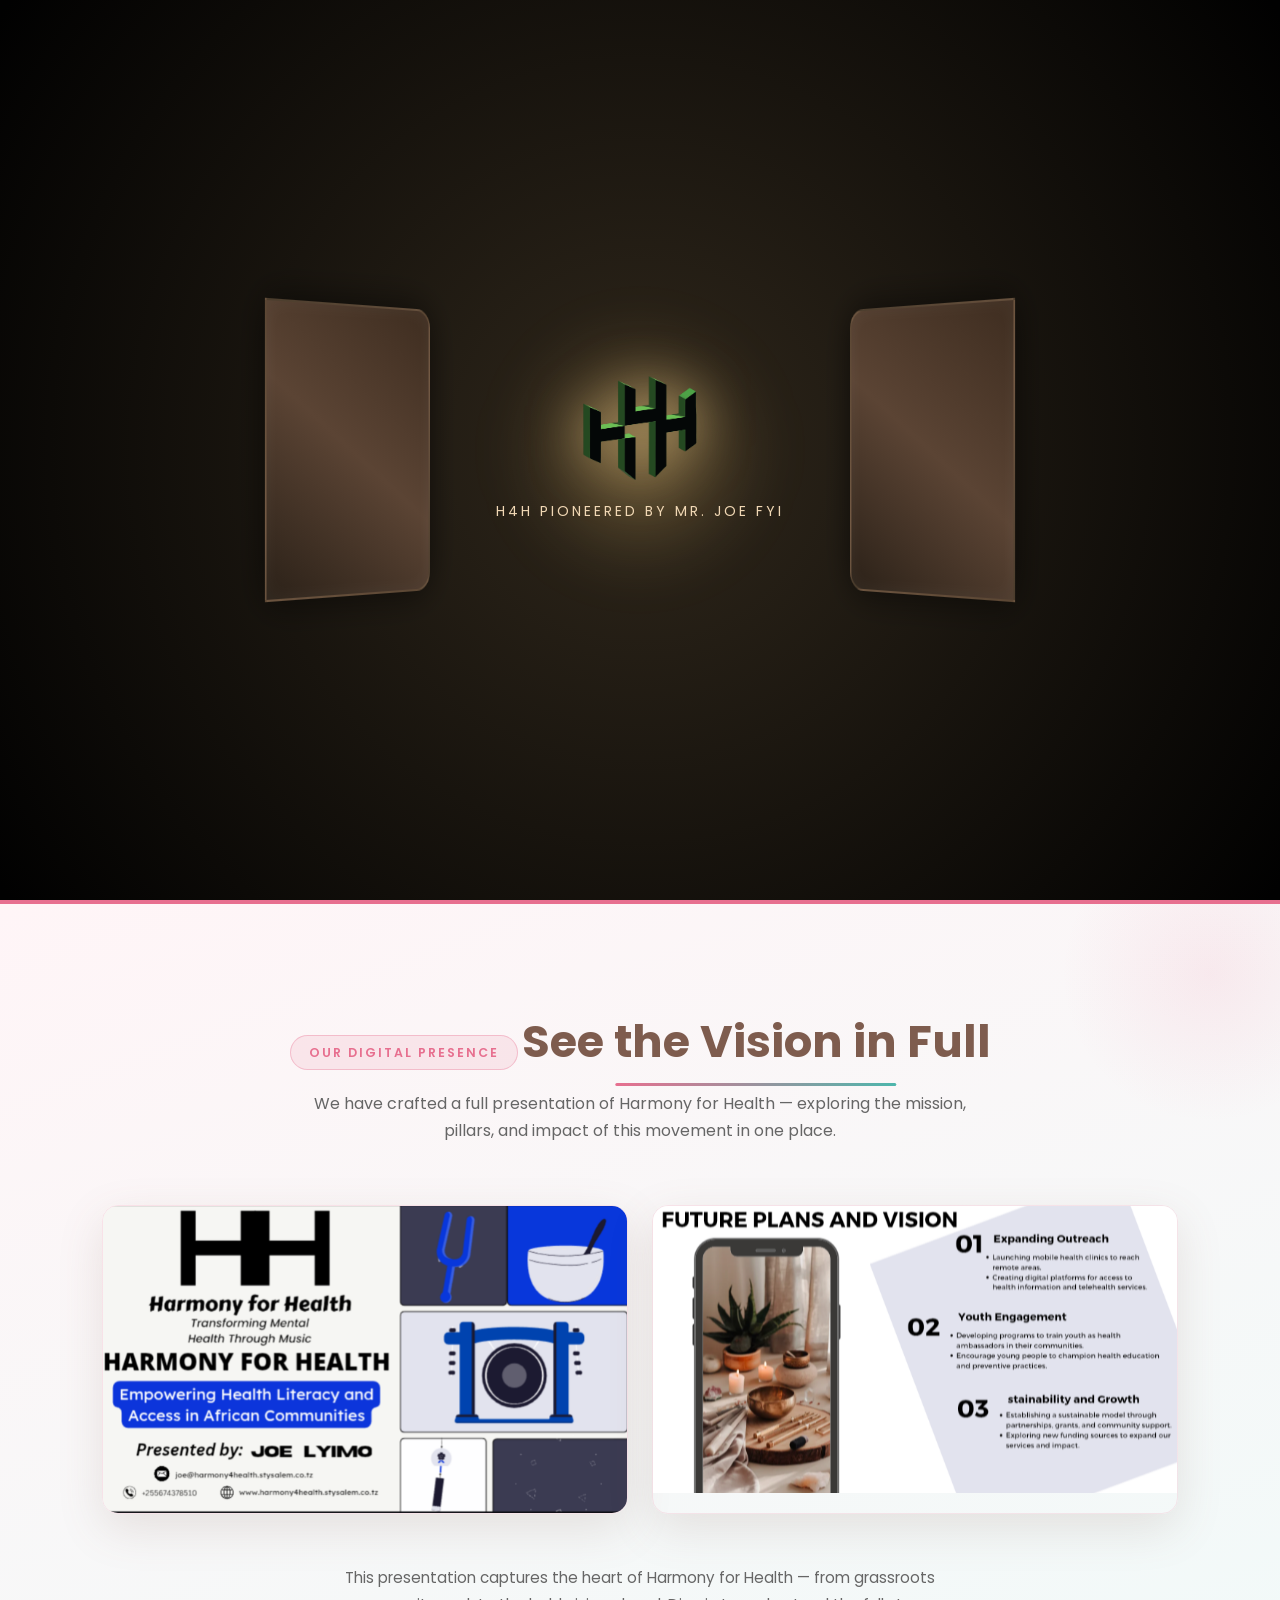
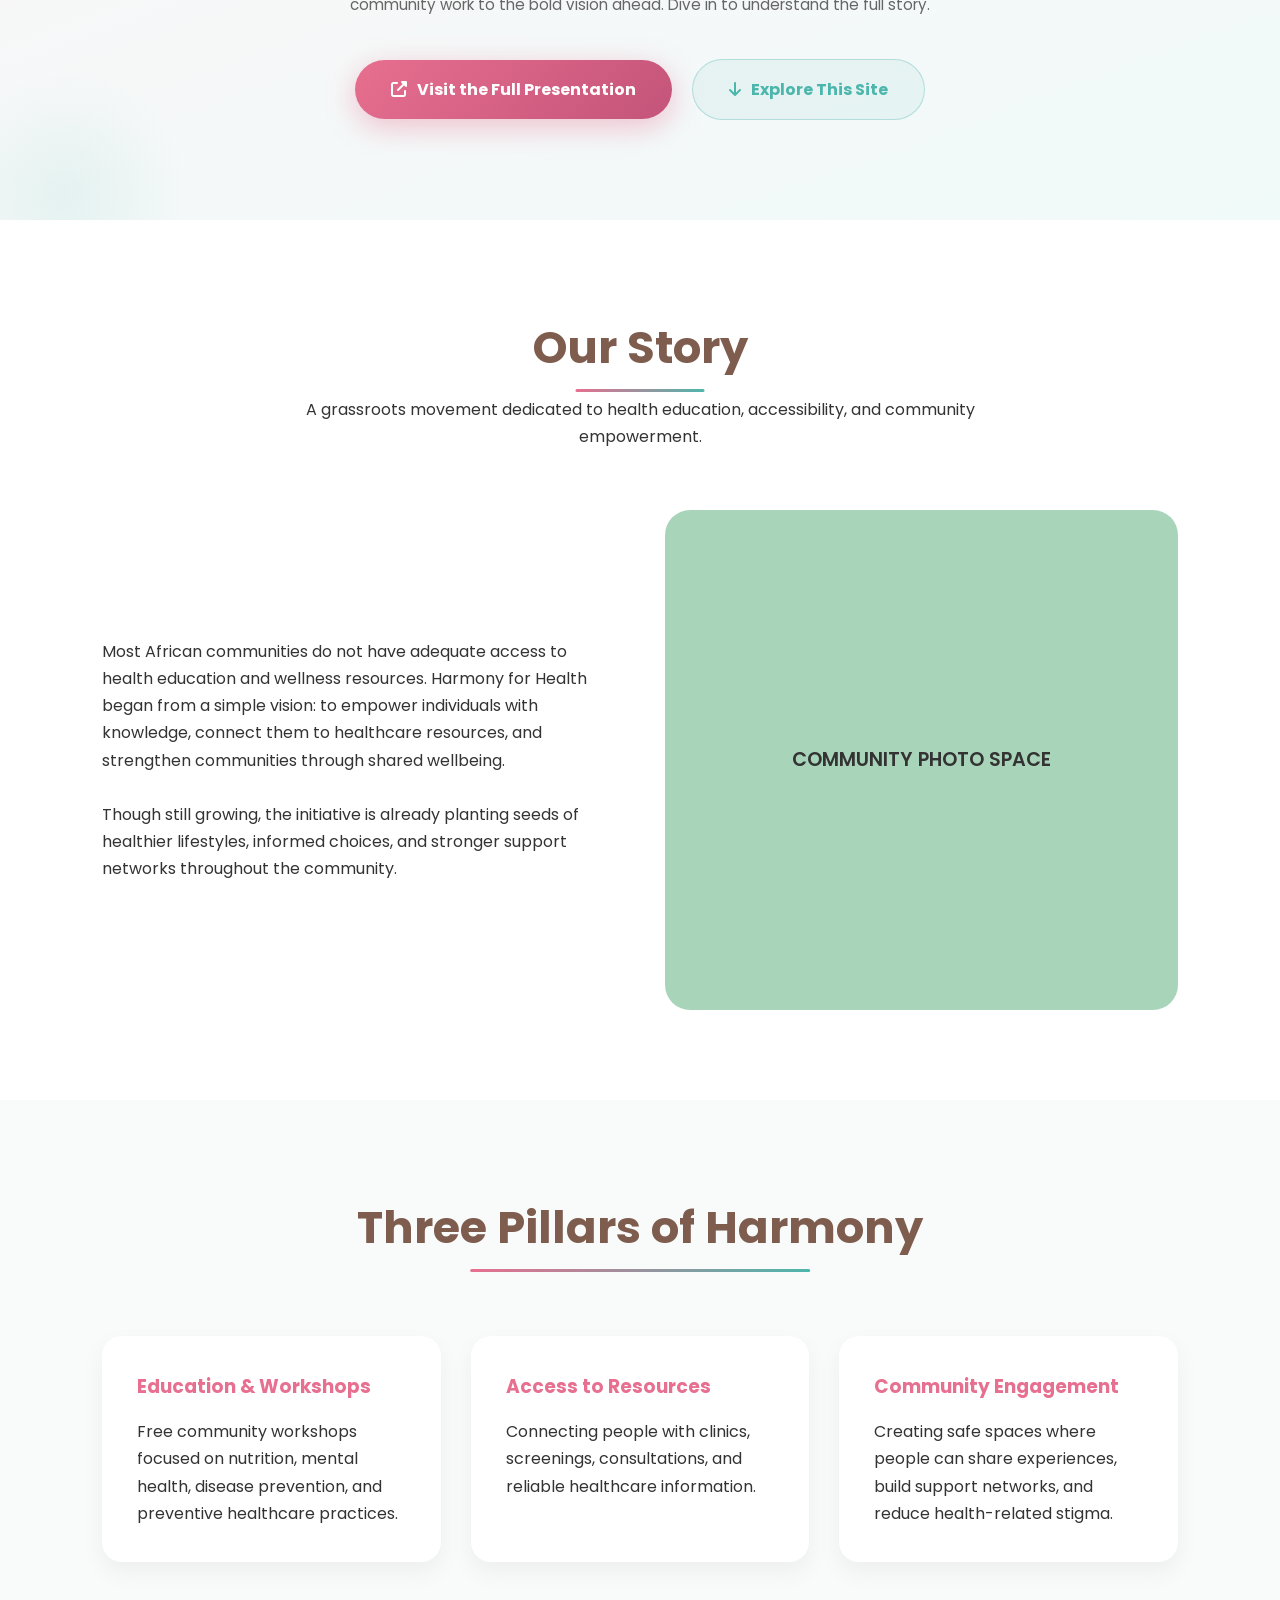
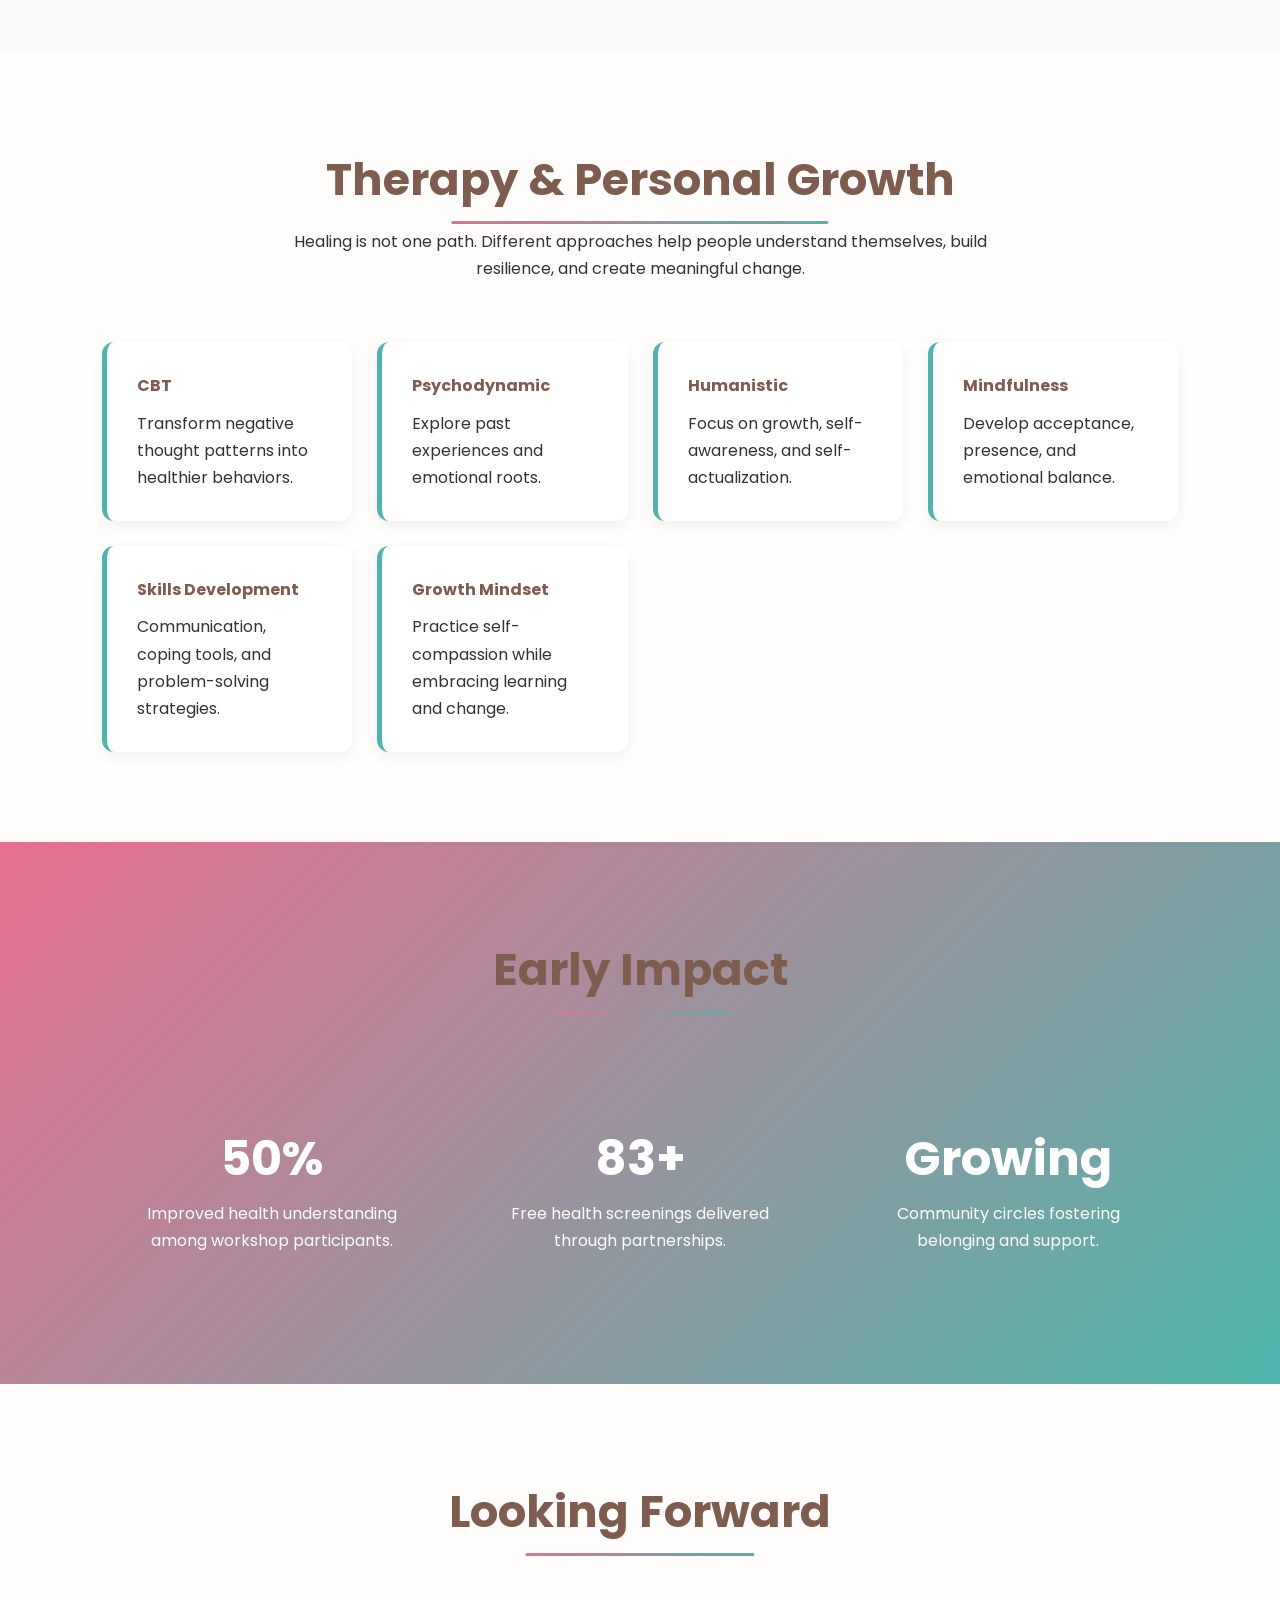
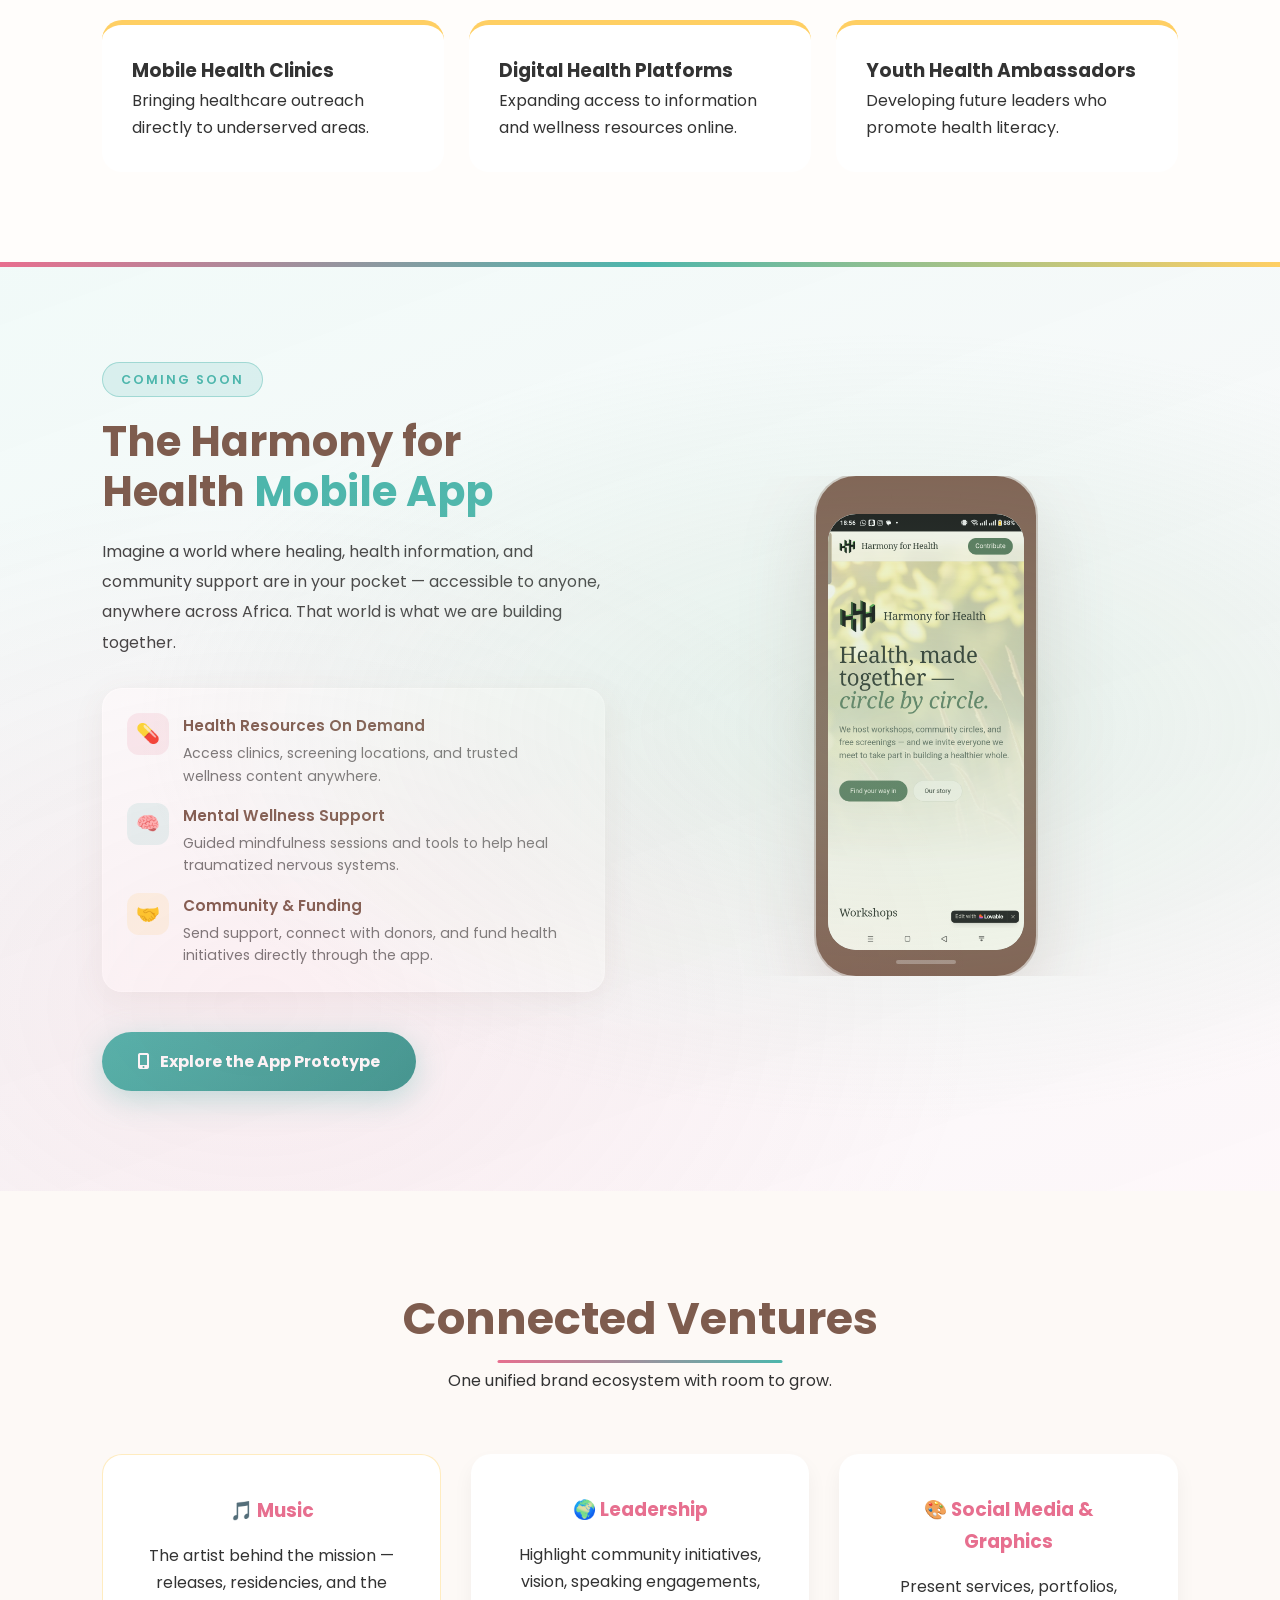
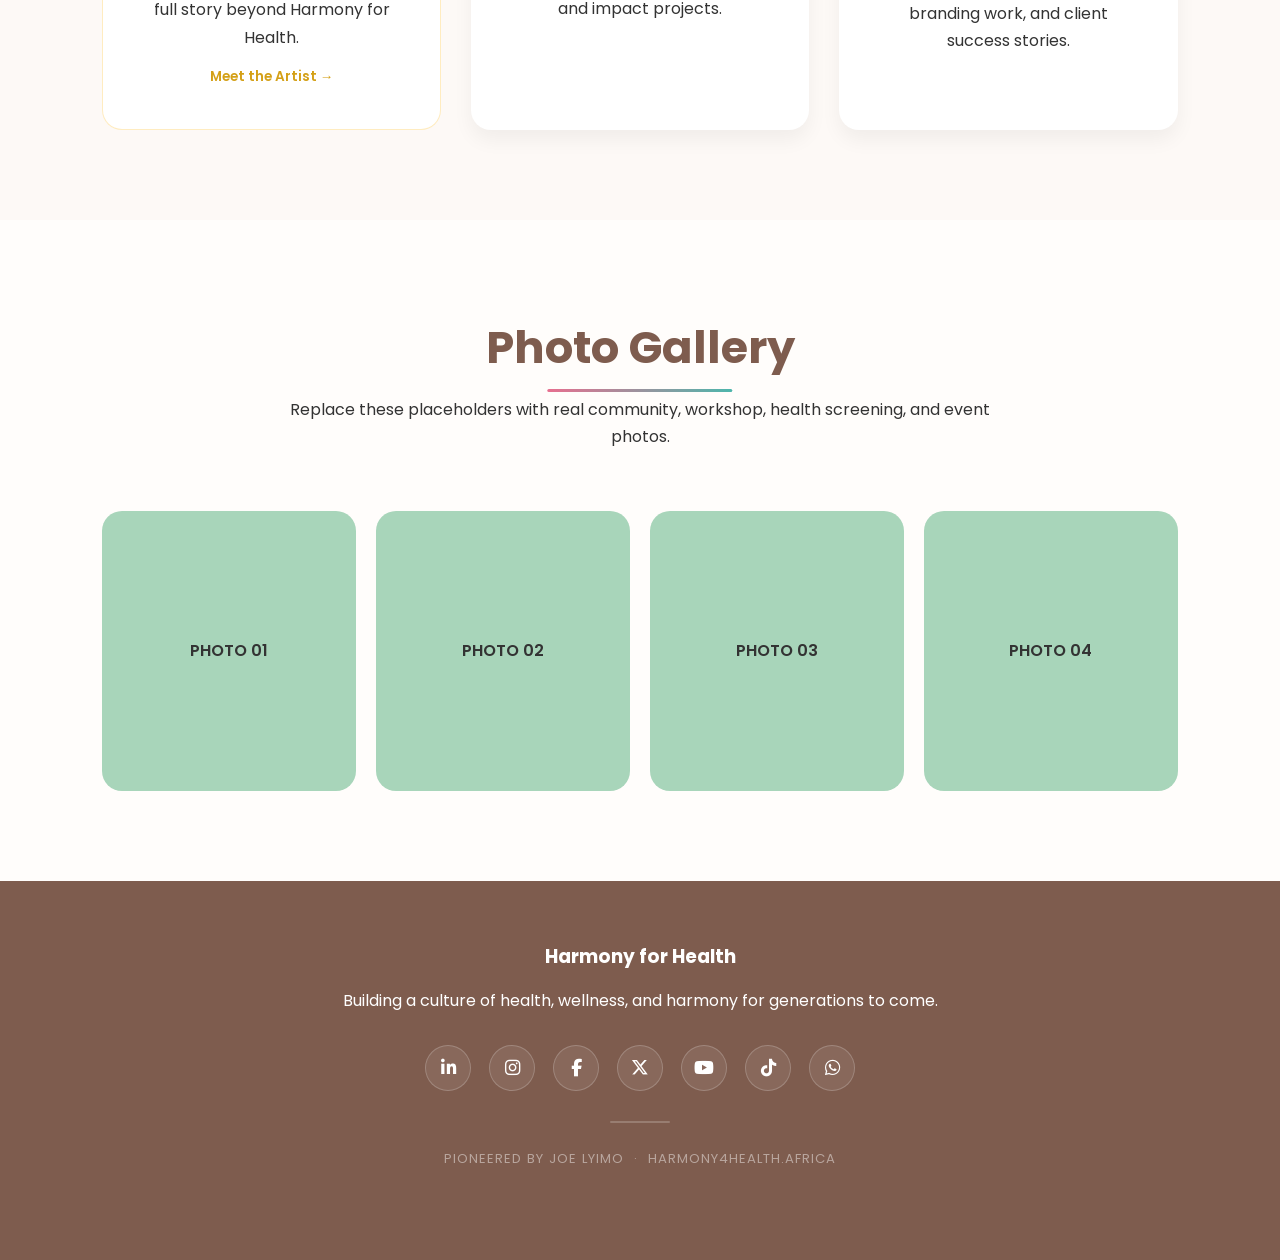
<file: index.html>
<!DOCTYPE html>
<html lang="en">
<head>
<link rel="stylesheet" href="css/intro.css" />
 <link rel="stylesheet" href="css/style.css" />
 <meta charset="UTF-8">
<meta name="viewport" content="width=device-width, initial-scale=1.0">

<title>Harmony for Health</title>

<link href="https://fonts.googleapis.com/css2?family=Poppins:wght@300;400;500;600;700&display=swap" rel="stylesheet">
<!-- Font Awesome for social media icons -->
<link rel="stylesheet" href="https://cdnjs.cloudflare.com/ajax/libs/font-awesome/6.5.0/css/all.min.css">

 
     
<style>

:root{
--rose:#E76F8F;
--teal:#4DB6AC;
--green:#A8D5BA;
--gold:#FFCF63;
--brown:#7E5C4E;
--light:#FFFDFB;
}

html, body{
overflow-x: hidden;
width: 100%;
}

*{
margin:0;
padding:0;
box-sizing:border-box;
max-width: 100%;
}

html{
overflow-x:hidden;
}

body{
font-family:'Poppins',sans-serif;
background:var(--light);
color:#333;
line-height:1.7;
overflow-x:hidden;
width:100%;
}

img{
max-width:100%;
display:block;
}

section{
padding:90px 8%;
}

.container{
max-width:1300px;
margin:auto;
}

/* HEADER */

header{
position:fixed;
top:0;
left:0;
width:100%;
background:white;
padding:15px 8%;
display:flex;
justify-content:space-between;
align-items:center;
z-index:1000;
box-shadow:0 2px 10px rgba(0,0,0,.08);
}

.logo{
display:flex;
align-items:center;
gap:15px;
}

.logo-box{
width:60px;
height:60px;
border-radius:70%;
border:0px solid var(--rose);
display:flex;
object-fit:contain;
align-items:center;
justify-content:center;
font-weight: bold;
color:var(--rose);
}

.logo h2{
color:var(--brown);
}

nav a{
text-decoration:none;
margin-left:25px;
font-weight:500;
color:var(--brown);
transition:.3s;
}

nav a:hover{
color:var(--rose);
}

/* HERO */

.hero{
min-height:100vh;
display:grid;
grid-template-columns:1fr 1fr;
align-items:center;
gap:60px;
background:linear-gradient(135deg,#fff,#f7fbfb);
padding-top:120px;
overflow:hidden;
}

.hero-content h1{
font-size:4rem;
line-height:1.1;
color:var(--brown);
margin-bottom:20px;
}

.hero-content span{
color:var(--rose);
}

.hero-content p{
font-size:1.1rem;
margin-bottom:30px;
}

.hero-buttons{
display:flex;
gap:20px;
flex-wrap:wrap;
}

.btn{
padding:14px 28px;
border-radius:40px;
text-decoration:none;
font-weight:600;
}

.primary{
background:var(--rose);
color:white;
}

.secondary{
background:var(--teal);
color:white;
}

.hero-image{
position:relative;
}

.hero-image img{
border-radius:30px;
height:600px;
object-fit:cover;
width:100%;
}

.photo-placeholder{
height:600px;
border-radius:30px;
background:linear-gradient(
135deg,
var(--green),
var(--teal)
);
display:flex;
align-items:center;
justify-content:center;
color:white;
font-size:1.3rem;
font-weight:600;
}

/* SECTION TITLES */

.section-title{
text-align:center;
margin-bottom:60px;
}

.section-title h2{
font-size:2.8rem;
color:var(--brown);
margin-bottom:10px;
}

.section-title p{
max-width:700px;
margin:auto;
}

/* STORY */

.story{
background:white;
}

.story-grid{
display:grid;
grid-template-columns:1fr 1fr;
gap:50px;
align-items:center;
}

.story-image{
height:500px;
border-radius:25px;
background:var(--green);
display:flex;
align-items:center;
justify-content:center;
font-weight:600;
font-size:1.2rem;
}

/* PILLARS */

.pillars{
background:#f8fbfa;
}

.cards{
display:grid;
grid-template-columns:repeat(auto-fit,minmax(280px,1fr));
gap:30px;
}

.card{
background:white;
padding:35px;
border-radius:20px;
box-shadow:0 10px 25px rgba(0,0,0,.05);
transition:.3s;
}

.card:hover{
transform:translateY(-8px);
}

.card h3{
margin-bottom:15px;
color:var(--rose);
}

/* THERAPY */

.therapy-grid{
display:grid;
grid-template-columns:repeat(auto-fit,minmax(250px,1fr));
gap:25px;
}

.therapy-item{
background:white;
padding:30px;
border-left:5px solid var(--teal);
border-radius:12px;
box-shadow:0 5px 15px rgba(0,0,0,.05);
}

.therapy-item h4{
margin-bottom:10px;
color:var(--brown);
}

/* IMPACT */

.impact{
background:linear-gradient(
135deg,
var(--rose),
var(--teal)
);
color:white;
}

.stats{
display:grid;
grid-template-columns:repeat(auto-fit,minmax(250px,1fr));
gap:30px;
text-align:center;
}

.stat{
padding:40px;
}

.stat h3{
font-size:3rem;
}

/* FUTURE */

.future-grid{
display:grid;
grid-template-columns:repeat(auto-fit,minmax(300px,1fr));
gap:25px;
}

.future-card{
background:white;
padding:30px;
border-radius:20px;
border-top:5px solid var(--gold);
}

/* CONNECTED BRANDS */

.brands{
background:#fdf9f6;
}

.brand-grid{
display:grid;
grid-template-columns:repeat(auto-fit,minmax(300px,1fr));
gap:30px;
}

.brand-card{
padding:40px;
background:white;
border-radius:20px;
text-align:center;
box-shadow:0 10px 20px rgba(0,0,0,.05);
}

.brand-card h3{
margin-bottom:15px;
color:var(--rose);
}
/* updated*/
  
 .brand-card-link{
text-decoration:none;
color:inherit;
display:block;
transition:.3s;
}

.brand-card-link:hover{
transform:translateY(-6px);
box-shadow:0 15px 30px rgba(0,0,0,.1);
}

.brand-card-cta{
display:inline-block;
margin-top:14px;
font-weight:600;
font-size:0.85rem;
color:var(--rose);
}

.brand-card-music{
border:1px solid rgba(255,207,99,0.4);
box-shadow:0 0 0 rgba(255,207,99,0);
transition:box-shadow .4s ease, transform .3s ease;
}

.brand-card-music:hover{
box-shadow:0 0 28px rgba(255,207,99,0.35);
transform:translateY(-6px);
}

.brand-card-music .brand-card-cta{
color:#d4a017;
}
 
/* GALLERY */

.gallery{
display:grid;
grid-template-columns:repeat(auto-fit,minmax(250px,1fr));
gap:20px;
}

.gallery-box{
height:280px;
background:var(--green);
border-radius:20px;
display:flex;
justify-content:center;
align-items:center;
font-weight:600;
}

/* =============================================
   CANVA WEBSITE PREVIEW SECTION
============================================= */

.canva-preview{
background: linear-gradient(160deg, #fff5f7 0%, #f0faf9 100%);
padding: 100px 8%;
position: relative;
overflow: hidden;
border-top: 4px solid var(--rose);
}

.canva-preview::before{
content:'';
position:absolute;
top:-80px;
right:-80px;
width:300px;
height:300px;
background: radial-gradient(circle, rgba(231,111,143,0.10) 0%, transparent 70%);
border-radius:50%;
pointer-events:none;
max-width:50vw;
}

.canva-preview::after{
content:'';
position:absolute;
bottom:-100px;
left:-60px;
width:250px;
height:250px;
background: radial-gradient(circle, rgba(77,182,172,0.10) 0%, transparent 70%);
border-radius:50%;
pointer-events:none;
max-width:50vw;
}

.canva-preview .section-title h2{
color:var(--brown);
}

.canva-preview .section-title p{
color:#666;
}

.canva-tag{
display:inline-block;
background: rgba(231,111,143,0.12);
border: 1px solid rgba(231,111,143,0.35);
color:var(--rose);
font-size:0.78rem;
font-weight:600;
letter-spacing:2px;
text-transform:uppercase;
padding:6px 18px;
border-radius:30px;
margin-bottom:20px;
}

.slides-showcase{
display:grid;
grid-template-columns:1fr 1fr;
gap:24px;
margin-bottom:50px;
}

.slide-frame{
border-radius:16px;
overflow:hidden;
box-shadow: 0 15px 45px rgba(126,92,78,0.15);
border:1px solid rgba(231,111,143,0.15);
transition: transform 0.4s ease, box-shadow 0.4s ease;
position:relative;
}

.slide-frame:hover{
transform:translateY(-8px) scale(1.01);
box-shadow: 0 25px 60px rgba(231,111,143,0.22);
}

.slide-frame img{
width:100%;
height:auto;
display:block;
}

.slide-overlay{
position:absolute;
inset:0;
background:linear-gradient(to top, rgba(126,92,78,0.55) 0%, transparent 50%);
opacity:0;
transition:opacity 0.3s ease;
display:flex;
align-items:flex-end;
padding:20px;
}

.slide-frame:hover .slide-overlay{
opacity:1;
}

.slide-label{
color:white;
font-size:0.85rem;
font-weight:600;
letter-spacing:1px;
}

.canva-cta-row{
display:flex;
align-items:center;
justify-content:center;
gap:20px;
flex-wrap:wrap;
}

.canva-description{
text-align:center;
color:#666;
max-width:600px;
margin:0 auto 40px;
font-size:0.95rem;
line-height:1.8;
}

.btn-canva{
display:inline-flex;
align-items:center;
gap:10px;
padding:16px 36px;
border-radius:50px;
font-weight:700;
font-size:1rem;
text-decoration:none;
cursor:pointer;
border:none;
transition: all 0.3s ease;
}

.btn-canva-primary{
background: linear-gradient(135deg, var(--rose), #c4547a);
color:white;
box-shadow: 0 8px 30px rgba(231,111,143,0.4);
}

.btn-canva-primary:hover{
transform:translateY(-3px);
box-shadow: 0 14px 40px rgba(231,111,143,0.55);
}

.btn-canva-ghost{
background: rgba(77,182,172,0.08);
color:var(--teal);
border:1px solid rgba(77,182,172,0.35);
}

.btn-canva-ghost:hover{
background: rgba(77,182,172,0.15);
transform:translateY(-3px);
}

/* =============================================
   MOBILE APP VISION SECTION
============================================= */

.app-vision{
background:
  linear-gradient(160deg,
    rgba(240,250,248,0.92) 0%,
    rgba(253,246,249,0.88) 100%),
  url('https://images.unsplash.com/photo-1558618666-fcd25c85cd64?w=1400&q=80') center/cover no-repeat;
padding:100px 8%;
position:relative;
overflow:hidden;
}

.app-vision::before{
content:'';
position:absolute;
top:0;
left:0;
right:0;
height:5px;
background:linear-gradient(90deg, var(--rose), var(--teal), var(--gold));
}

.app-vision::after{
content:'';
position:absolute;
inset:0;
background:
  radial-gradient(ellipse at 70% 50%,
    rgba(168,213,186,0.25) 0%,
    transparent 60%),
  radial-gradient(ellipse at 20% 80%,
    rgba(231,111,143,0.10) 0%,
    transparent 50%);
pointer-events:none;
}

.app-tag{
display:inline-block;
background: rgba(77,182,172,0.15);
border:1px solid rgba(77,182,172,0.4);
color:var(--teal);
font-size:0.78rem;
font-weight:600;
letter-spacing:2px;
text-transform:uppercase;
padding:6px 18px;
border-radius:30px;
margin-bottom:20px;
}

.app-vision-grid{
display:grid;
grid-template-columns:1fr 1fr;
gap:70px;
align-items:center;
}

.app-vision-content h2{
font-size:2.6rem;
color:var(--brown);
line-height:1.2;
margin-bottom:20px;
}

.app-vision-content h2 span{
color:var(--teal);
}

.app-vision-content p{
color:#444;
margin-bottom:30px;
line-height:1.9;
}

.app-features{
display:flex;
flex-direction:column;
gap:16px;
margin-bottom:40px;
background:rgba(255,255,255,0.65);
backdrop-filter:blur(12px);
-webkit-backdrop-filter:blur(12px);
border-radius:20px;
padding:24px;
border:1px solid rgba(255,255,255,0.8);
box-shadow:0 8px 32px rgba(126,92,78,0.08);
}

.app-feature-row{
display:flex;
align-items:flex-start;
gap:14px;
}

.app-feature-icon{
width:42px;
height:42px;
min-width:42px;
border-radius:12px;
display:flex;
align-items:center;
justify-content:center;
font-size:1.2rem;
}

.fi-rose{ background:rgba(231,111,143,0.12); }
.fi-teal{ background:rgba(77,182,172,0.12); }
.fi-gold{ background:rgba(255,207,99,0.15); }

.app-feature-row h5{
font-size:0.95rem;
font-weight:600;
color:var(--brown);
margin-bottom:3px;
}

.app-feature-row p{
font-size:0.88rem;
color:#777;
margin:0;
line-height:1.6;
}

.btn-app{
display:inline-flex;
align-items:center;
gap:10px;
padding:16px 36px;
border-radius:50px;
font-weight:700;
font-size:1rem;
text-decoration:none;
cursor:pointer;
border:none;
transition:all 0.3s ease;
background:linear-gradient(135deg, var(--teal), #3a9990);
color:white;
box-shadow:0 8px 30px rgba(77,182,172,0.35);
}

.btn-app:hover{
transform:translateY(-3px);
box-shadow:0 14px 40px rgba(77,182,172,0.5);
}

/* Phone mockup */
.phone-mockup-wrap{
display:flex;
justify-content:center;
align-items:center;
position:relative;
overflow:hidden;
}

.phone-mockup-wrap::before{
content:'';
position:absolute;
width:280px;
height:280px;
background:radial-gradient(circle, rgba(168,213,186,0.3) 0%, transparent 70%);
border-radius:50%;
}

.phone-shell{
width:220px;
background:var(--brown);
border-radius:40px;
padding:12px;
box-shadow:
  0 0 0 2px rgba(126,92,78,0.3),
  0 30px 80px rgba(126,92,78,0.2);
position:relative;
z-index:2;
}

.phone-notch{
width:70px;
height:18px;
background:var(--brown);
border-radius:0 0 12px 12px;
margin:0 auto 8px;
}

.phone-screen{
background:
  linear-gradient(160deg,
    rgba(240,250,248,0.95),
    rgba(253,246,249,0.95)),
  url('https://images.unsplash.com/photo-1558618666-fcd25c85cd64?w=600&q=80') center/cover no-repeat;
border-radius:28px;
padding:20px 16px;
min-height:380px;
display:flex;
flex-direction:column;
gap:10px;
}

.ps-header{
background:var(--rose);
border-radius:10px;
padding:10px 12px;
color:white;
font-size:0.75rem;
font-weight:700;
text-align:center;
letter-spacing:1px;
}

.ps-card{
background:white;
border-radius:10px;
padding:10px 12px;
box-shadow:0 3px 10px rgba(126,92,78,0.08);
}

.ps-card-title{
color:var(--teal);
font-size:0.65rem;
font-weight:700;
letter-spacing:0.5px;
margin-bottom:4px;
}

.ps-card-body{
color:#666;
font-size:0.6rem;
line-height:1.5;
}

.ps-stat-row{
display:grid;
grid-template-columns:1fr 1fr;
gap:8px;
}

.ps-stat{
background:rgba(255,207,99,0.15);
border-radius:10px;
padding:10px;
text-align:center;
}

.ps-stat-num{
color:var(--brown);
font-weight:700;
font-size:0.9rem;
}

.ps-stat-label{
color:#888;
font-size:0.55rem;
}

.ps-btn{
background:linear-gradient(135deg, var(--rose), var(--teal));
color:white;
border:none;
border-radius:8px;
padding:8px;
font-size:0.65rem;
font-weight:700;
text-align:center;
letter-spacing:0.5px;
margin-top:4px;
}

.phone-screen-real{
border-radius:28px;
overflow:hidden;
min-height:380px;
background:#f0faf8;
}

.phone-screenshot{
width:100%;
height:100%;
object-fit:cover;
object-position:top;
display:block;
border-radius:28px;
}

.phone-home{
width:60px;
height:4px;
background:rgba(255,255,255,0.3);
border-radius:4px;
margin:10px auto 0;
}

/* keep old ps- classes in case referenced elsewhere but hide them */
.ps-header,.ps-card,.ps-stat-row,.ps-stat,.ps-btn{ display:none; }

/* =============================================
   SOCIAL MEDIA — FOOTER
============================================= */

.social-bar{
display:flex;
justify-content:center;
gap:18px;
margin-bottom:30px;
flex-wrap:wrap;
}

.social-icon{
width:46px;
height:46px;
border-radius:50%;
display:flex;
align-items:center;
justify-content:center;
font-size:1.1rem;
text-decoration:none;
transition: all 0.3s ease;
border:1px solid rgba(255,255,255,0.2);
color:white;
background:rgba(255,255,255,0.08);
}

.social-icon:hover{
transform:translateY(-4px);
border-color:rgba(255,255,255,0.5);
background:rgba(255,255,255,0.15);
}

/* FOOTER */

footer{
background:var(--brown);
color:white;
padding:60px 8%;
text-align:center;
}

footer h3{
margin-bottom:15px;
}

footer p{
margin-bottom:30px;
}

.footer-divider{
width:60px;
height:2px;
background:rgba(255,255,255,0.2);
margin:25px auto;
border-radius:2px;
}

.footer-tagline{
font-size:0.82rem;
color:rgba(255,255,255,0.45);
letter-spacing:1px;
text-transform:uppercase;
}

@media(max-width:900px){

.hero,
.story-grid,
.slides-showcase,
.app-vision-grid{
grid-template-columns:1fr;
}

.hero-content h1{
font-size:3rem;
}
 

/* updated*/
 

 .nav-toggle{
display:none;
flex-direction:column;
justify-content:center;
gap:5px;
width:34px;
height:34px;
background:none;
border:none;
cursor:pointer;
z-index:1001;
padding:0;
}

.nav-toggle span{
display:block;
width:100%;
height:3px;
background:var(--brown);
border-radius:3px;
transition:.3s;
}

.nav-toggle.open span:nth-child(1){ transform:translateY(8px) rotate(45deg); }
.nav-toggle.open span:nth-child(2){ opacity:0; }
.nav-toggle.open span:nth-child(3){ transform:translateY(-8px) rotate(-45deg); }

@media(max-width:900px){

.nav-toggle{ display:flex; }

nav#main-nav{
display:flex;
flex-direction:column;
position:fixed;
top:0;
right:-100%;
width:70%;
max-width:320px;
height:100vh;
background:white;
padding:100px 30px 30px;
gap:10px;
box-shadow:-10px 0 30px rgba(0,0,0,.15);
transition:right .4s ease;
z-index:1000;
}

nav#main-nav.open{
right:0;
}

nav#main-nav a{
margin-left:0;
padding:14px 0;
border-bottom:1px solid rgba(0,0,0,.06);
font-size:1.05rem;
}

}

 
.app-vision-content h2{
font-size:2rem;
}

}

</style>
</head>

 
<body>

<div id="particles-container"></div>


<!-- =========================================
     ANCIENT BOOK INTRO
========================================== -->
<div id="intro-screen">

  <div class="book-wrapper">

    <!-- LEFT COVER -->
    <div class="book-cover left-cover"></div>

    <!-- RIGHT COVER -->
    <div class="book-cover right-cover"></div>

    <!-- BOOK CENTER -->
    <div class="book-center">

      <div class="book-glow"></div>

      <img src="assets/h4h-logo.png"
        alt="Logo"
        class="intro-logo">

      <p class="intro-credit">
        H4H Pioneered by Mr. Joe FYI 
      </p>

    </div>

  </div>


</div>
  
<header>

<div class="logo">
<div class="logo-box">
  
<img src="assets/h4h-logo.png"
        alt="Logo"
        class="intro-logo">
</div>
<h2>Harmony for Health</h2>
</div>


<nav id="main-nav">
<a href="#about">About</a>
<a href="#pillars">Programs</a>
<a href="#therapy">Therapy</a>
<a href="#impact">Impact</a>
<a href="#future">Future</a>
<a href="#ventures">Ventures</a>
</nav>

<button id="nav-toggle" class="nav-toggle" aria-label="Open menu" aria-expanded="false">
<span></span><span></span><span></span>
</button>
</header>

<section class="hero">

<div class="hero-content">

<h1>
Creating a <span>Healthier Tomorrow</span>
Through Community, Education & Harmony
</h1>

<p>
Harmony for Health exists to empower health literacy,
increase access to healthcare resources,
and cultivate holistic wellbeing across African communities.
</p>

<div class="hero-buttons">
<a href="#" class="btn primary">Join the Mission</a>
<a href="#" class="btn secondary">Explore Programs</a>
</div>

</div>

<div class="hero-image">

<div class="photo-placeholder">
HERO PHOTO SPACE
</div>

</div>

</section>


<!-- =============================================
     SECTION: CANVA WEBSITE PREVIEW
============================================= -->
<section id="canva-site" class="canva-preview">
  <div class="container">

    <div class="section-title sr">
      <div class="canva-tag">Our Digital Presence</div>
      <h2>See the Vision in Full</h2>
      <p>We have crafted a full presentation of Harmony for Health — exploring the mission, pillars, and impact of this movement in one place.</p>
    </div>

    <div class="slides-showcase sr-stagger">

      <div class="slide-frame">
        <img src="assets/canva-slide-1.png" alt="Harmony for Health – Introduction Slide" />
        <div class="slide-overlay">
          <span class="slide-label">Introduction & Mission</span>
        </div>
      </div>

      <div class="slide-frame">
        <img src="assets/canva-slide-2.png" alt="Harmony for Health – Future Plans Slide" />
        <div class="slide-overlay">
          <span class="slide-label">Future Plans & Vision</span>
        </div>
      </div>

    </div>

    <p class="canva-description sr">
      This presentation captures the heart of Harmony for Health — from grassroots community work to the bold vision ahead. Dive in to understand the full story.
    </p>

    <div class="canva-cta-row">
      <a href="https://www.canva.com/design/DAGUv6Osowc/L5qY-okJjH0uoEYHcyCJTg/view?utm_content=DAGUv6Osowc&utm_campaign=designshare&utm_medium=link2&utm_source=uniquelinks&utlId=hfac0248452" target="_blank" class="btn-canva btn-canva-primary">
        <i class="fas fa-external-link-alt"></i>
        Visit the Full Presentation
      </a>
      <a href="#about" class="btn-canva btn-canva-ghost">
        <i class="fas fa-arrow-down"></i>
        Explore This Site
      </a>
    </div>

  </div>
</section>


<section id="about" class="story">

<div class="container">

<div class="section-title">
<h2>Our Story</h2>
<p>
A grassroots movement dedicated to health education,
accessibility, and community empowerment.
</p>
</div>

<div class="story-grid">

<div class="sr-left">
<p>
Most African communities do not have adequate access
to health education and wellness resources.
Harmony for Health began from a simple vision:
to empower individuals with knowledge,
connect them to healthcare resources,
and strengthen communities through shared wellbeing.
</p>

<br>

<p>
Though still growing, the initiative is already planting
seeds of healthier lifestyles, informed choices,
and stronger support networks throughout the community.
</p>
</div>

<div class="story-image sr-right">
COMMUNITY PHOTO SPACE
</div>

</div>

</div>

</section>

<section id="pillars" class="pillars">

<div class="container">

<div class="section-title">
<h2>Three Pillars of Harmony</h2>
</div>

<div class="cards sr-stagger">

<div class="card">
<h3>Education & Workshops</h3>
<p>
Free community workshops focused on nutrition,
mental health, disease prevention,
and preventive healthcare practices.
</p>
</div>

<div class="card">
<h3>Access to Resources</h3>
<p>
Connecting people with clinics,
screenings, consultations,
and reliable healthcare information.
</p>
</div>

<div class="card">
<h3>Community Engagement</h3>
<p>
Creating safe spaces where people can share experiences,
build support networks,
and reduce health-related stigma.
</p>
</div>

</div>

</div>

</section>

<section id="therapy">

<div class="container">

<div class="section-title">
<h2>Therapy & Personal Growth</h2>
<p>
Healing is not one path. Different approaches help people
understand themselves, build resilience,
and create meaningful change.
</p>
</div>

<div class="therapy-grid sr-stagger">

<div class="therapy-item">
<h4>CBT</h4>
<p>Transform negative thought patterns into healthier behaviors.</p>
</div>

<div class="therapy-item">
<h4>Psychodynamic</h4>
<p>Explore past experiences and emotional roots.</p>
</div>

<div class="therapy-item">
<h4>Humanistic</h4>
<p>Focus on growth, self-awareness, and self-actualization.</p>
</div>

<div class="therapy-item">
<h4>Mindfulness</h4>
<p>Develop acceptance, presence, and emotional balance.</p>
</div>

<div class="therapy-item">
<h4>Skills Development</h4>
<p>Communication, coping tools, and problem-solving strategies.</p>
</div>

<div class="therapy-item">
<h4>Growth Mindset</h4>
<p>Practice self-compassion while embracing learning and change.</p>
</div>

</div>

</div>

</section>

<section id="impact" class="impact">

<div class="container">

<div class="section-title">
<h2>Early Impact</h2>
</div>

<div class="stats sr-stagger">

<div class="stat">
<h3>60%</h3>
<p>Improved health understanding among workshop participants.</p>
</div>

<div class="stat">
<h3>100+</h3>
<p>Free health screenings delivered through partnerships.</p>
</div>

<div class="stat">
<h3>Growing</h3>
<p>Community circles fostering belonging and support.</p>
</div>

</div>

</div>

</section>

<section id="future">

<div class="container">

<div class="section-title">
<h2>Looking Forward</h2>
</div>

<div class="future-grid sr-stagger">

<div class="future-card">
<h3>Mobile Health Clinics</h3>
<p>
Bringing healthcare outreach directly to underserved areas.
</p>
</div>

<div class="future-card">
<h3>Digital Health Platforms</h3>
<p>
Expanding access to information and wellness resources online.
</p>
</div>

<div class="future-card">
<h3>Youth Health Ambassadors</h3>
<p>
Developing future leaders who promote health literacy.
</p>
</div>

</div>

</div>

</section>


<!-- =============================================
     SECTION: MOBILE APP VISION
============================================= -->
<section id="app-vision" class="app-vision">
  <div class="container">

    <div class="app-vision-grid">

      <!-- LEFT: Content -->
      <div class="app-vision-content sr-left">

        <div class="app-tag">Coming Soon</div>

        <h2>The Harmony for Health <span>Mobile App</span></h2>

        <p>
          Imagine a world where healing, health information, and community support are in your pocket — accessible to anyone, anywhere across Africa. That world is what we are building together.
        </p>

        <div class="app-features">

          <div class="app-feature-row">
            <div class="app-feature-icon fi-rose">💊</div>
            <div>
              <h5>Health Resources On Demand</h5>
              <p>Access clinics, screening locations, and trusted wellness content anywhere.</p>
            </div>
          </div>

          <div class="app-feature-row">
            <div class="app-feature-icon fi-teal">🧠</div>
            <div>
              <h5>Mental Wellness Support</h5>
              <p>Guided mindfulness sessions and tools to help heal traumatized nervous systems.</p>
            </div>
          </div>

          <div class="app-feature-row">
            <div class="app-feature-icon fi-gold">🤝</div>
            <div>
              <h5>Community & Funding</h5>
              <p>Send support, connect with donors, and fund health initiatives directly through the app.</p>
            </div>
          </div>

        </div>

        <a href="https://harmony4health-africa.lovable.app/" target="_blank" class="btn-app" id="prototype-btn">
          <i class="fas fa-mobile-alt"></i>
          Explore the App Prototype
        </a>

      </div>

      <!-- RIGHT: Phone Mockup with real screenshot -->
      <div class="phone-mockup-wrap sr-scale">
        <div class="phone-shell">
          <div class="phone-notch"></div>
          <div class="phone-screen-real">
            <img
              src="assets/Real-app.png"
              alt="Harmony for Health App Preview"
              class="phone-screenshot"
            />
          </div>
          <div class="phone-home"></div>
        </div>
      </div>

    </div>

  </div>
</section>


<section id="ventures" class="brands">

<div class="container">

<div class="section-title">
<h2>Connected Ventures</h2>
<p>
One unified brand ecosystem with room to grow.
</p>
</div>

<div class="brand-grid sr-stagger">


 


   <a href="joe.html" class="brand-card brand-card-link brand-card-music">
<h3>🎵 Music</h3>
<p>
The artist behind the mission — releases, residencies,
and the full story beyond Harmony for Health.
</p>
<span class="brand-card-cta">Meet the Artist →</span>
  </a>
 

 
 
<div class="brand-card">
<h3>🌍 Leadership</h3>
<p>
Highlight community initiatives,
vision, speaking engagements,
and impact projects.
</p>
</div>

<div class="brand-card">
<h3>🎨 Social Media & Graphics</h3>
<p>
Present services, portfolios,
branding work, and client success stories.
</p>
</div>

</div>

</div>

</section>

<section>

<div class="container">

<div class="section-title">
<h2>Photo Gallery</h2>
<p>
Replace these placeholders with real community,
workshop, health screening, and event photos.
</p>
</div>

<div class="gallery sr-stagger">

<div class="gallery-box">PHOTO 01</div>
<div class="gallery-box">PHOTO 02</div>
<div class="gallery-box">PHOTO 03</div>
<div class="gallery-box">PHOTO 04</div>

</div>

</div>

</section>

<footer>

<h3>Harmony for Health</h3>

<p>
Building a culture of health, wellness, and harmony
for generations to come.
</p>

<!-- SOCIAL MEDIA ICONS -->
<div class="social-bar">

  <a href="#" class="social-icon" title="LinkedIn" aria-label="LinkedIn">
    <i class="fab fa-linkedin-in"></i>
  </a>


 
  <a href="https://www.instagram.com/harmony4health?igsh=MTh1aXRlaHpxNm95bg==" class="social-icon" title="Instagram" aria-label="Instagram" target="_blank" rel="noopener noreferrer">
      <i class="fab fa-instagram"></i>
  </a>
 
  <a href="#" class="social-icon" title="Facebook" aria-label="Facebook">
    <i class="fab fa-facebook-f"></i>
  </a>

  <a href="#" class="social-icon" title="Twitter / X" aria-label="Twitter X">
    <i class="fab fa-x-twitter"></i>
  </a>

  <a href="#" class="social-icon" title="YouTube" aria-label="YouTube">
    <i class="fab fa-youtube"></i>
  </a>

  <a href="#" class="social-icon" title="TikTok" aria-label="TikTok">
    <i class="fab fa-tiktok"></i>
  </a>

  <a href="#" class="social-icon" title="WhatsApp" aria-label="WhatsApp">
    <i class="fab fa-whatsapp"></i>
  </a>

</div>

<div class="footer-divider"></div>
<p class="footer-tagline">Pioneered by Joe Lyimo &nbsp;·&nbsp; harmony4health.africa</p>

</footer>

<script src="js/intro.js"></script>

<!-- links hardcoded directly in buttons -->

<!-- ANIMATION STYLES -->
<style>
.sr{opacity:0;transform:translateY(40px);transition:opacity 0.8s ease,transform 0.8s ease;}
.sr.visible{opacity:1;transform:translateY(0);}
.sr-left{opacity:0;transform:translateX(-50px);transition:opacity 0.9s ease,transform 0.9s ease;}
.sr-left.visible{opacity:1;transform:translateX(0);}
.sr-right{opacity:0;transform:translateX(50px);transition:opacity 0.9s ease,transform 0.9s ease;}
.sr-right.visible{opacity:1;transform:translateX(0);}
.sr-scale{opacity:0;transform:scale(0.88);transition:opacity 0.8s ease,transform 0.8s ease;}
.sr-scale.visible{opacity:1;transform:scale(1);}
.sr-stagger>*{opacity:0;transform:translateY(30px);transition:opacity 0.7s ease,transform 0.7s ease;}
.sr-stagger.visible>*:nth-child(1){transition-delay:0.1s;opacity:1;transform:translateY(0);}
.sr-stagger.visible>*:nth-child(2){transition-delay:0.25s;opacity:1;transform:translateY(0);}
.sr-stagger.visible>*:nth-child(3){transition-delay:0.4s;opacity:1;transform:translateY(0);}
.sr-stagger.visible>*:nth-child(4){transition-delay:0.55s;opacity:1;transform:translateY(0);}
.sr-stagger.visible>*:nth-child(5){transition-delay:0.7s;opacity:1;transform:translateY(0);}
.sr-stagger.visible>*:nth-child(6){transition-delay:0.85s;opacity:1;transform:translateY(0);}

.hero-content h1 .word{display:inline-block;opacity:0;transform:translateY(24px);animation:wordLand 0.6s ease forwards;}
@keyframes wordLand{to{opacity:1;transform:translateY(0);}}

.section-title h2{position:relative;display:inline-block;}
.section-title h2::after{content:'';position:absolute;bottom:-6px;left:50%;transform:translateX(-50%);width:0;height:3px;background:linear-gradient(90deg,var(--rose),var(--teal));border-radius:2px;transition:width 1s ease;}
.section-title.visible h2::after{width:60%;}

.btn.primary{animation:gentlePulse 3s ease-in-out infinite;}
@keyframes gentlePulse{0%,100%{box-shadow:0 4px 20px rgba(231,111,143,0.3);}50%{box-shadow:0 8px 35px rgba(231,111,143,0.6);}}

.phone-shell{animation:floatPhone 4s ease-in-out infinite;}
@keyframes floatPhone{0%,100%{transform:translateY(0);}50%{transform:translateY(-14px);}}

.stat h3{transition:text-shadow 0.3s ease;}
.stat:hover h3{text-shadow:0 0 20px rgba(255,255,255,0.6);}

.social-icon:hover{animation:iconBounce 0.4s ease forwards;}
@keyframes iconBounce{0%{transform:translateY(0);}40%{transform:translateY(-8px);}70%{transform:translateY(-4px);}100%{transform:translateY(-4px);}}
</style>

<!-- ANIMATION SCRIPTS -->
<script>
// Word-by-word hero title — overflow safe
(function(){
  var h1 = document.querySelector('.hero-content h1');
  if(!h1) return;
  var html = h1.innerHTML;
  h1.innerHTML = html.replace(/(<[^>]+>)|(\S+)/g, function(m, tag, word){
    if(tag) return tag;
    return '<span class="word">'+word+'</span> ';
  });
  h1.querySelectorAll('.word').forEach(function(w,i){
    w.style.animationDelay = (0.8 + i * 0.12) + 's';
  });
  h1.style.overflowX = 'hidden';
  h1.style.wordBreak = 'break-word';
  h1.style.maxWidth = '100%';
})();

// Scroll reveal — sr-left/sr-right clamped to prevent horizontal scroll
(function(){
  // On mobile, translateX animations cause overflow — disable them
  var isMobile = window.innerWidth < 768;
  if(isMobile){
    var style = document.createElement('style');
    style.textContent = '.sr-left,.sr-right{transform:translateY(30px) !important;}';
    document.head.appendChild(style);
  }

  var targets = document.querySelectorAll('.sr,.sr-left,.sr-right,.sr-scale,.sr-stagger,.section-title');
  var observer = new IntersectionObserver(function(entries){
    entries.forEach(function(e){
      if(e.isIntersecting){
        e.target.classList.add('visible');
        observer.unobserve(e.target);
      }
    });
  },{threshold:0.15});
  targets.forEach(function(t){ observer.observe(t); });
})();

// Animated stat counters
(function(){
  function animateCount(el, target, suffix){
    var start = null;
    var duration = 1800;
    function step(timestamp){
      if(!start) start = timestamp;
      var progress = Math.min((timestamp - start)/duration, 1);
      var eased = 1 - Math.pow(1 - progress, 3);
      el.textContent = Math.floor(eased * target) + suffix;
      if(progress < 1) requestAnimationFrame(step);
    }
    requestAnimationFrame(step);
  }
  var statObs = new IntersectionObserver(function(entries){
    entries.forEach(function(e){
      if(e.isIntersecting){
        var h3 = e.target.querySelector('h3');
        if(!h3) return;
        var text = h3.textContent.trim();
        if(text==='60%') animateCount(h3,60,'%');
        if(text==='100+') animateCount(h3,100,'+');
        statObs.unobserve(e.target);
      }
    });
  },{threshold:0.5});
  document.querySelectorAll('.stat').forEach(function(s){ statObs.observe(s); });
})();
</script>
 
 <script>
(function(){
  var toggle = document.getElementById('nav-toggle');
  var nav = document.getElementById('main-nav');
  if(!toggle || !nav) return;
  toggle.addEventListener('click', function(){
    var isOpen = nav.classList.toggle('open');
    toggle.classList.toggle('open', isOpen);
    toggle.setAttribute('aria-expanded', isOpen);
  });
  nav.querySelectorAll('a').forEach(function(a){
    a.addEventListener('click', function(){
      nav.classList.remove('open');
      toggle.classList.remove('open');
      toggle.setAttribute('aria-expanded','false');
    });
  });
})();
 </script>
</body>
     
 </html>
</file>
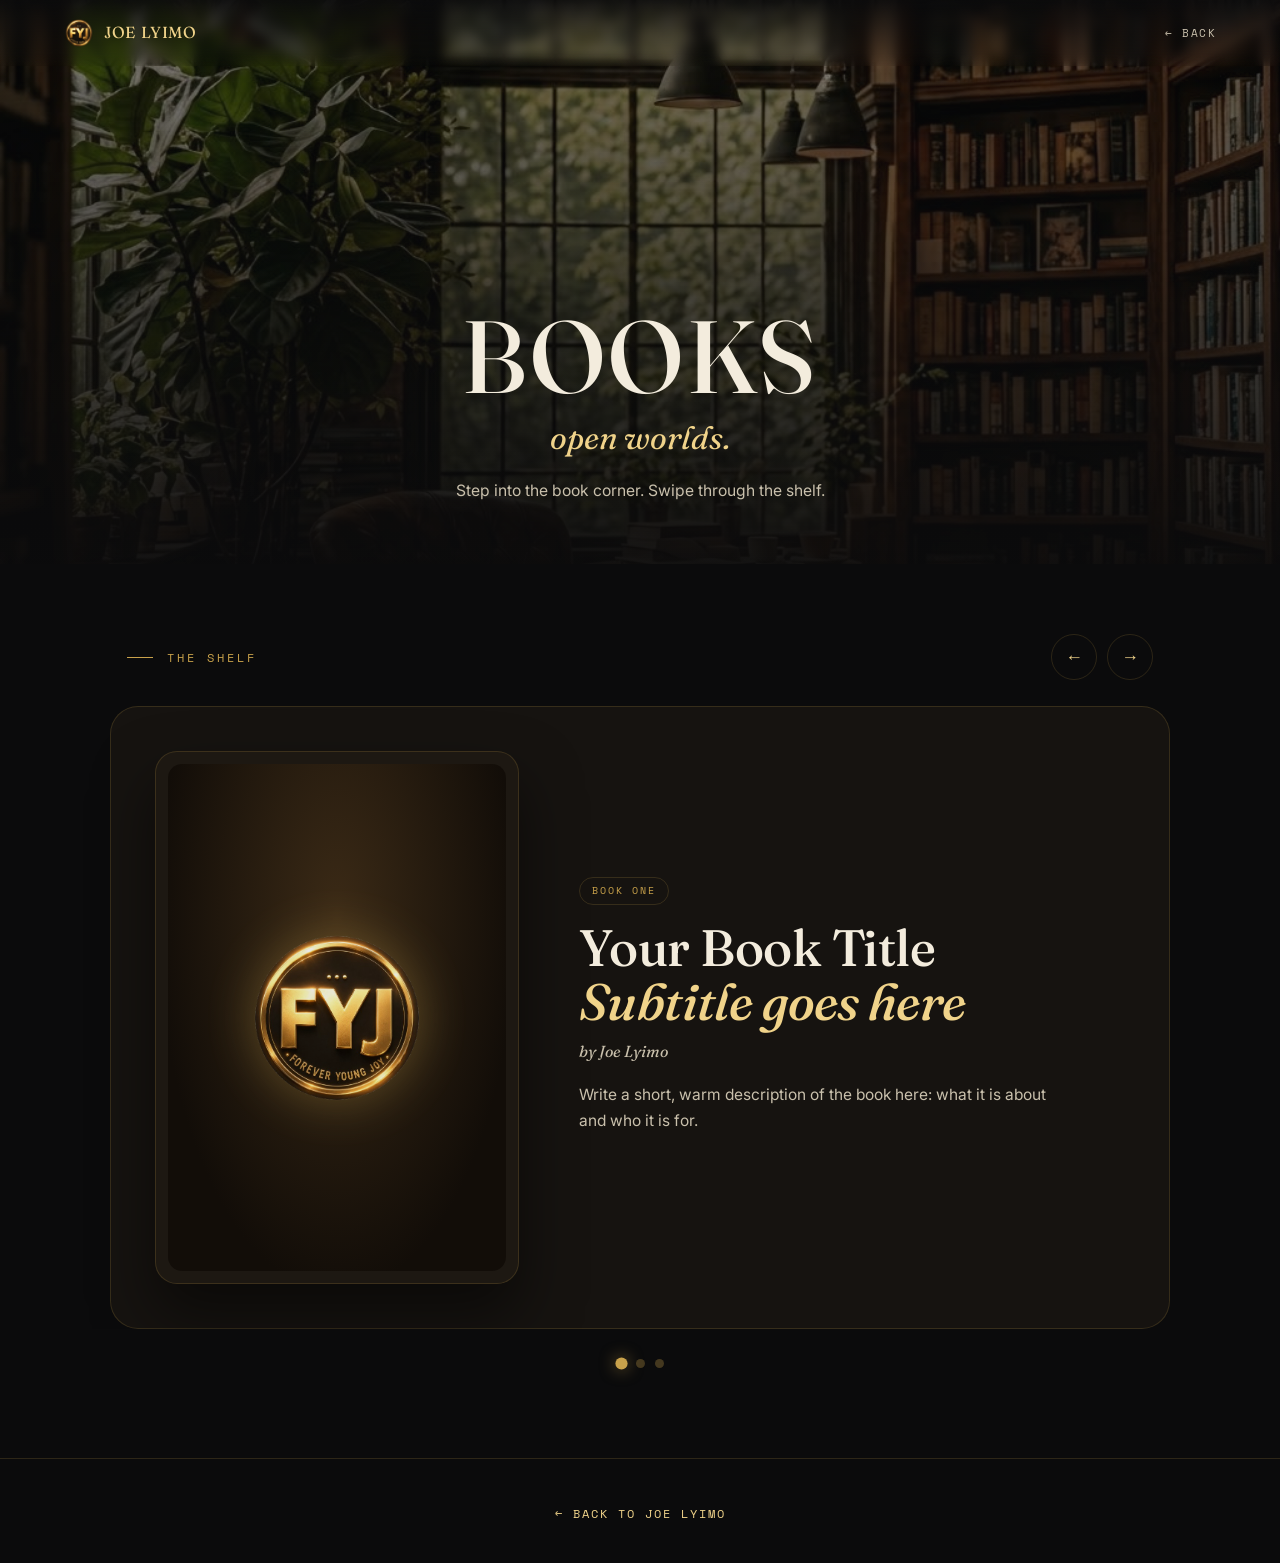
<file: books.html>
<!DOCTYPE html>
<html lang="en">
<head>
<meta charset="UTF-8">
<meta name="viewport" content="width=device-width, initial-scale=1.0">
<title>The Book Corner — Books by Joe Lyimo (FYJ) | Open Worlds</title>
<meta name="description" content="The Book Corner by Joe Lyimo (FYJ, Forever Young Joy). Browse his books, poetry and writing. Open worlds, one book at a time.">
<meta name="robots" content="index, follow, max-image-preview:large">
<meta name="theme-color" content="#0b0b0c">
<link rel="canonical" href="https://harmony4healthh4hafrica-stack.github.io/harmony4health_africa/books.html">
<link rel="icon" href="assets/books-logo.png">

<!-- Preview image for this page: the gold open-book FYJ logo (save it as assets/books-logo.png) -->
<meta property="og:title" content="The Book Corner — Joe Lyimo (FYJ)">
<meta property="og:description" content="Open worlds, one book at a time. Browse the books and writing of Joe Lyimo (FYJ).">
<meta property="og:image" content="https://harmony4healthh4hafrica-stack.github.io/harmony4health_africa/assets/books-logo.png">
<meta property="og:image:alt" content="Gold open book with the FYJ Forever Young Joy logo">
<meta property="og:url" content="https://harmony4healthh4hafrica-stack.github.io/harmony4health_africa/books.html">
<meta property="og:type" content="website">
<meta property="og:site_name" content="Joe Lyimo — FYJ">
<meta name="twitter:card" content="summary_large_image">
<meta name="twitter:title" content="The Book Corner — Joe Lyimo (FYJ)">
<meta name="twitter:description" content="Open worlds, one book at a time.">
<meta name="twitter:image" content="https://harmony4healthh4hafrica-stack.github.io/harmony4health_africa/assets/books-logo.png">

<script type="application/ld+json">
{
  "@context": "https://schema.org",
  "@type": "CollectionPage",
  "name": "The Book Corner — Joe Lyimo (FYJ)",
  "description": "Books and writing by Joe Lyimo (FYJ, Forever Young Joy).",
  "url": "https://harmony4healthh4hafrica-stack.github.io/harmony4health_africa/books.html",
  "image": "https://harmony4healthh4hafrica-stack.github.io/harmony4health_africa/assets/books-logo.png",
  "author": { "@type": "Person", "name": "Joe Lyimo", "alternateName": "FYJ" }
}
</script>

<link href="https://fonts.googleapis.com/css2?family=Fraunces:opsz,wght@9..144,300;9..144,400;9..144,500;9..144,600;9..144,700&family=Inter:wght@300;400;500;600&family=Space+Mono:wght@400;700&display=swap" rel="stylesheet">

<style>
:root{
--ink:#0b0b0c;
--panel:#161310;
--gold:#c9a24b;
--gold-bright:#f0d38a;
--bone:#f3ecdd;
--bone-dim:#c9c0ac;
--line:rgba(201,162,75,0.18);
}
*{margin:0;padding:0;box-sizing:border-box;}
html{scroll-behavior:smooth;}
body{background:var(--ink);color:var(--bone);font-family:'Inter',sans-serif;line-height:1.7;overflow-x:hidden;}
img{max-width:100%;display:block;}
h1,h2,h3{font-family:'Fraunces',serif;font-weight:500;letter-spacing:-0.01em;}

/* NAV */
.nav{
position:fixed;top:0;left:0;right:0;z-index:500;
display:flex;justify-content:space-between;align-items:center;
padding:18px 5%;
background:linear-gradient(180deg,rgba(11,11,12,0.92),transparent);
backdrop-filter:blur(6px);
}
.nav .mark{display:flex;align-items:center;gap:10px;text-decoration:none;color:var(--gold-bright);font-family:'Fraunces',serif;letter-spacing:0.04em;}
.nav .mark img{width:30px;height:30px;}
.nav .back{font-family:'Space Mono',monospace;font-size:0.7rem;letter-spacing:1.5px;text-transform:uppercase;color:var(--bone-dim);text-decoration:none;transition:.3s;}
.nav .back:hover{color:var(--gold-bright);}

/* BANNER */
.banner{
position:relative;
min-height:62vh;
display:flex;flex-direction:column;align-items:center;justify-content:center;
text-align:center;
padding:120px 6% 60px;
background:
linear-gradient(180deg,rgba(11,11,12,0.45) 0%,rgba(11,11,12,0.95) 100%),
url('assets/books-hero.jpg') center/cover no-repeat,
radial-gradient(ellipse at 30% 20%,#4a3320,#17110b 70%);
}
.banner .mark-spin{
width:clamp(110px,24vw,170px);
margin-bottom:18px;
filter:drop-shadow(0 0 35px rgba(201,162,75,0.45));
animation:spin 32s linear infinite;
}
@keyframes spin{to{transform:rotate(360deg);}}
.banner h1{font-size:clamp(3.2rem,11vw,6.4rem);line-height:0.95;letter-spacing:0.03em;}
.banner .sub{font-style:italic;font-family:'Fraunces',serif;color:var(--gold-bright);font-size:clamp(1.3rem,3.4vw,2rem);margin-top:6px;}
.banner .line{color:var(--bone-dim);margin-top:12px;max-width:460px;font-size:0.98rem;}

.rise{opacity:0;transform:translateY(22px);animation:rise 1.1s ease forwards;}
.rise.d1{animation-delay:.15s}.rise.d2{animation-delay:.4s}.rise.d3{animation-delay:.65s}.rise.d4{animation-delay:.9s}
@keyframes rise{to{opacity:1;transform:translateY(0);}}

/* SLIDER */
.shelf{padding:70px 0 90px;position:relative;}
.shelf-head{display:flex;justify-content:space-between;align-items:center;max-width:1180px;margin:0 auto 26px;padding:0 6%;}
.eyebrow{font-family:'Space Mono',monospace;font-size:0.72rem;letter-spacing:3px;text-transform:uppercase;color:var(--gold);display:flex;align-items:center;gap:14px;}
.eyebrow::before{content:'';width:26px;height:1px;background:var(--gold);}
.arrows{display:flex;gap:10px;}
.arrows button{
width:46px;height:46px;border-radius:50%;
background:transparent;border:1px solid var(--line);color:var(--gold-bright);
font-size:1.1rem;cursor:pointer;transition:.3s;
}
.arrows button:hover{border-color:var(--gold);background:rgba(201,162,75,0.1);}

.track{
display:flex;
overflow-x:auto;
scroll-snap-type:x mandatory;
scroll-behavior:smooth;
-webkit-overflow-scrolling:touch;
scrollbar-width:none;
}
.track::-webkit-scrollbar{display:none;}

.slide{
flex:0 0 100%;
scroll-snap-align:center;
display:flex;justify-content:center;
padding:0 5%;
}

.book{
width:100%;max-width:1060px;
display:grid;
grid-template-columns:minmax(220px,0.8fr) 1.2fr;
gap:clamp(24px,5vw,60px);
align-items:center;
padding:clamp(22px,4vw,44px);
background:var(--panel);
border:1px solid var(--line);
}

.cover-frame{
padding:12px;
border:1px solid var(--line);
background:rgba(201,162,75,0.04);
box-shadow:0 30px 60px rgba(0,0,0,0.5);
}
.cover{
aspect-ratio:2/3;
width:100%;
display:flex;align-items:center;justify-content:center;
background:radial-gradient(ellipse at 50% 30%,#3b2a16,#120d08 75%);
overflow:hidden;
}
.cover img.real{width:100%;height:100%;object-fit:cover;}
.cover img.ph{width:55%;opacity:0.9;filter:drop-shadow(0 0 25px rgba(201,162,75,0.4));}

.tag{
display:inline-block;
font-family:'Space Mono',monospace;font-size:0.65rem;letter-spacing:2px;text-transform:uppercase;
color:var(--gold);border:1px solid var(--line);padding:4px 12px;margin-bottom:16px;
}
.book h2{font-size:clamp(2rem,5vw,3.2rem);line-height:1.05;}
.book h2 em{display:block;color:var(--gold-bright);font-style:italic;}
.by{font-style:italic;font-family:'Fraunces',serif;color:var(--bone-dim);margin:10px 0 16px;}
.blurb{color:var(--bone-dim);font-size:0.97rem;max-width:480px;}
.actions{display:flex;gap:12px;flex-wrap:wrap;margin-top:26px;}
.btn{
display:inline-block;padding:14px 26px;
font-family:'Space Mono',monospace;font-size:0.72rem;letter-spacing:1.5px;text-transform:uppercase;
text-decoration:none;border:1px solid var(--gold);transition:.3s;
}
.btn-gold{background:var(--gold);color:var(--ink);}
.btn-gold:hover{background:var(--gold-bright);border-color:var(--gold-bright);}
.btn-ghost{color:var(--gold-bright);}
.btn-ghost:hover{background:rgba(201,162,75,0.1);}

.dots{display:flex;justify-content:center;gap:10px;margin-top:30px;}
.dots button{
width:9px;height:9px;border-radius:50%;border:0;cursor:pointer;
background:rgba(201,162,75,0.3);transition:.3s;
}
.dots button.on{background:var(--gold);transform:scale(1.35);box-shadow:0 0 12px rgba(201,162,75,0.6);}

/* modern rounded edges */
.book{border-radius:28px;}
.cover-frame{border-radius:22px;}
.cover{border-radius:14px;}
.btn{border-radius:100px;}
.tag{border-radius:100px;}

.foot{padding:40px 6% 36px;text-align:center;border-top:1px solid var(--line);}
.foot a{font-family:'Space Mono',monospace;font-size:0.72rem;letter-spacing:2px;text-transform:uppercase;color:var(--gold-bright);text-decoration:none;}

@media(max-width:760px){
.book{grid-template-columns:1fr;text-align:center;}
.cover-frame{max-width:240px;margin:0 auto;}
.blurb{margin:0 auto;}
.actions{justify-content:center;}
.slide{padding:0 4%;}
}
@media(prefers-reduced-motion:reduce){*{animation:none !important;}.rise{opacity:1;transform:none;}}
</style>
</head>
<body>

<nav class="nav">
<a href="joe.html" class="mark"><img src="assets/fyj-mark.png" alt="FYJ">JOE LYIMO</a>
<a href="joe.html#worlds" class="back">← Back</a>
</nav>

<header class="banner">
<img src="assets/fyj-mark.png" alt="FYJ" class="mark-spin rise d1">
<h1 class="rise d2">BOOKS</h1>
<div class="sub rise d3">open worlds.</div>
<p class="line rise d4">Step into the book corner. Swipe through the shelf.</p>
</header>

<section class="shelf">
<div class="shelf-head">
<div class="eyebrow">The Shelf</div>
<div class="arrows">
<button id="prev" aria-label="Previous book">←</button>
<button id="next" aria-label="Next book">→</button>
</div>
</div>

<div class="track" id="track"></div>
<div class="dots" id="dots"></div>
</section>

<div class="foot"><a href="joe.html">← Back to Joe Lyimo</a></div>

<script>
/* ===== ADD YOUR BOOKS HERE =====
   Copy one block per book. cover: path to the cover image (leave "" to show the FYJ mark).
   buy / more: links (leave "" to hide the button). */
var BOOKS = [
  {
    tag: "Book One",
    title: "Your Book Title",
    subtitle: "Subtitle goes here",
    author: "by Joe Lyimo",
    blurb: "Write a short, warm description of the book here: what it is about and who it is for.",
    cover: "",
    buy: "",
    buyLabel: "Get the book",
    more: ""
  },
  {
    tag: "Book Two",
    title: "Another Title",
    subtitle: "Subtitle goes here",
    author: "by Joe Lyimo",
    blurb: "A few sentences about the second book.",
    cover: "",
    buy: "",
    buyLabel: "Get the book",
    more: ""
  },
  {
    tag: "Coming Soon",
    title: "The Next One",
    subtitle: "In the making",
    author: "by Joe Lyimo",
    blurb: "A glimpse of what is coming next.",
    cover: "",
    buy: "",
    buyLabel: "Get the book",
    more: ""
  }
];

(function(){
  var track = document.getElementById('track');
  var dots = document.getElementById('dots');

  BOOKS.forEach(function(b, i){
    var coverHtml = b.cover
      ? '<img class="real" src="'+b.cover+'" alt="'+b.title+' cover">'
      : '<img class="ph" src="assets/fyj-mark.png" alt="FYJ">';
    var actions = '';
    if(b.buy)  actions += '<a class="btn btn-gold" href="'+b.buy+'" target="_blank">'+(b.buyLabel||'Get the book')+'</a>';
    if(b.more) actions += '<a class="btn btn-ghost" href="'+b.more+'" target="_blank">Read more ↓</a>';

    var slide = document.createElement('div');
    slide.className = 'slide';
    slide.innerHTML =
      '<article class="book">' +
        '<div class="cover-frame"><div class="cover">'+coverHtml+'</div></div>' +
        '<div>' +
          '<span class="tag">'+b.tag+'</span>' +
          '<h2>'+b.title+'<em>'+b.subtitle+'</em></h2>' +
          '<div class="by">'+b.author+'</div>' +
          '<p class="blurb">'+b.blurb+'</p>' +
          '<div class="actions">'+actions+'</div>' +
        '</div>' +
      '</article>';
    track.appendChild(slide);

    var d = document.createElement('button');
    d.setAttribute('aria-label','Go to book '+(i+1));
    d.addEventListener('click', function(){ go(i); });
    dots.appendChild(d);
  });

  var current = 0;
  function go(i){
    current = Math.max(0, Math.min(BOOKS.length-1, i));
    track.scrollTo({left: current * track.clientWidth, behavior:'smooth'});
  }
  function mark(){
    var i = Math.round(track.scrollLeft / track.clientWidth);
    current = i;
    Array.prototype.forEach.call(dots.children, function(el, k){ el.classList.toggle('on', k===i); });
  }
  track.addEventListener('scroll', function(){ window.requestAnimationFrame(mark); });
  document.getElementById('prev').addEventListener('click', function(){ go(current-1); });
  document.getElementById('next').addEventListener('click', function(){ go(current+1); });
  document.addEventListener('keydown', function(e){
    if(e.key==='ArrowRight') go(current+1);
    if(e.key==='ArrowLeft')  go(current-1);
  });
  window.addEventListener('resize', function(){ track.scrollLeft = current * track.clientWidth; });
  mark();
})();
</script>
</body>
</html>
</file>
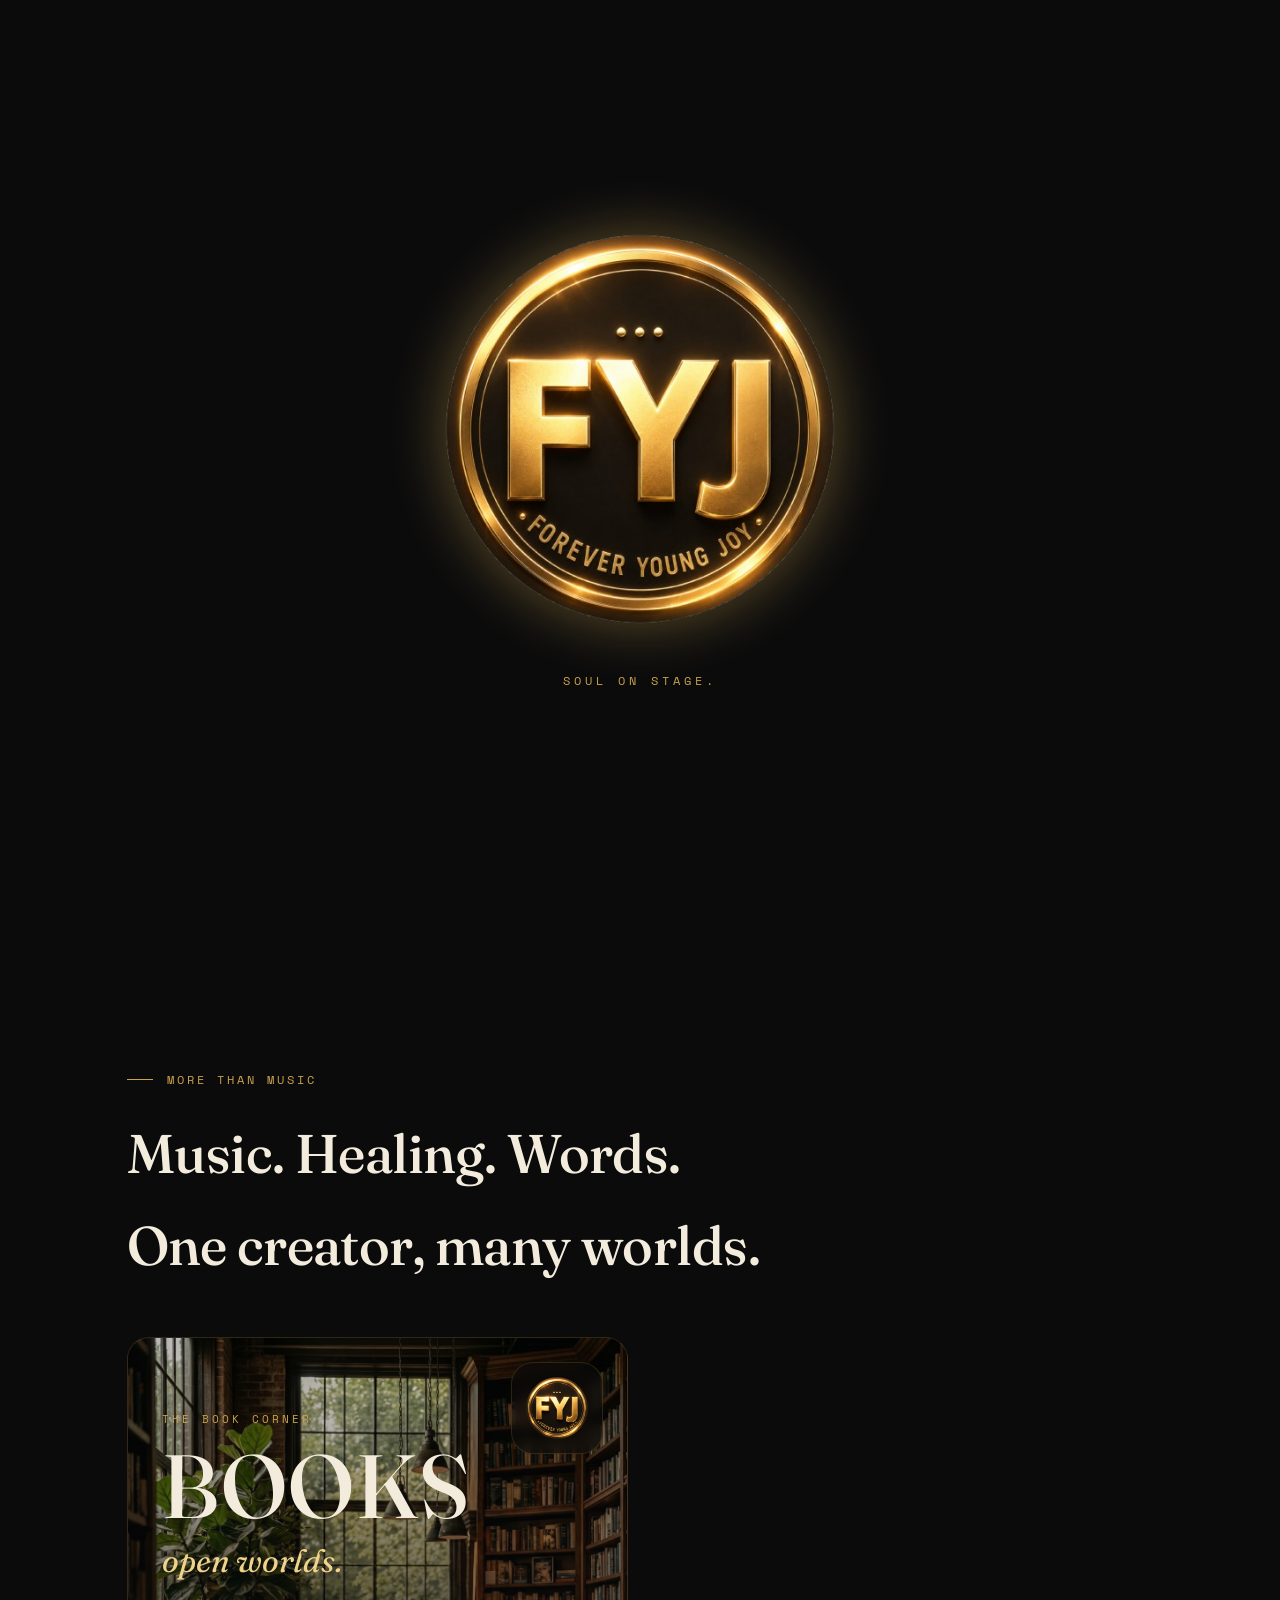
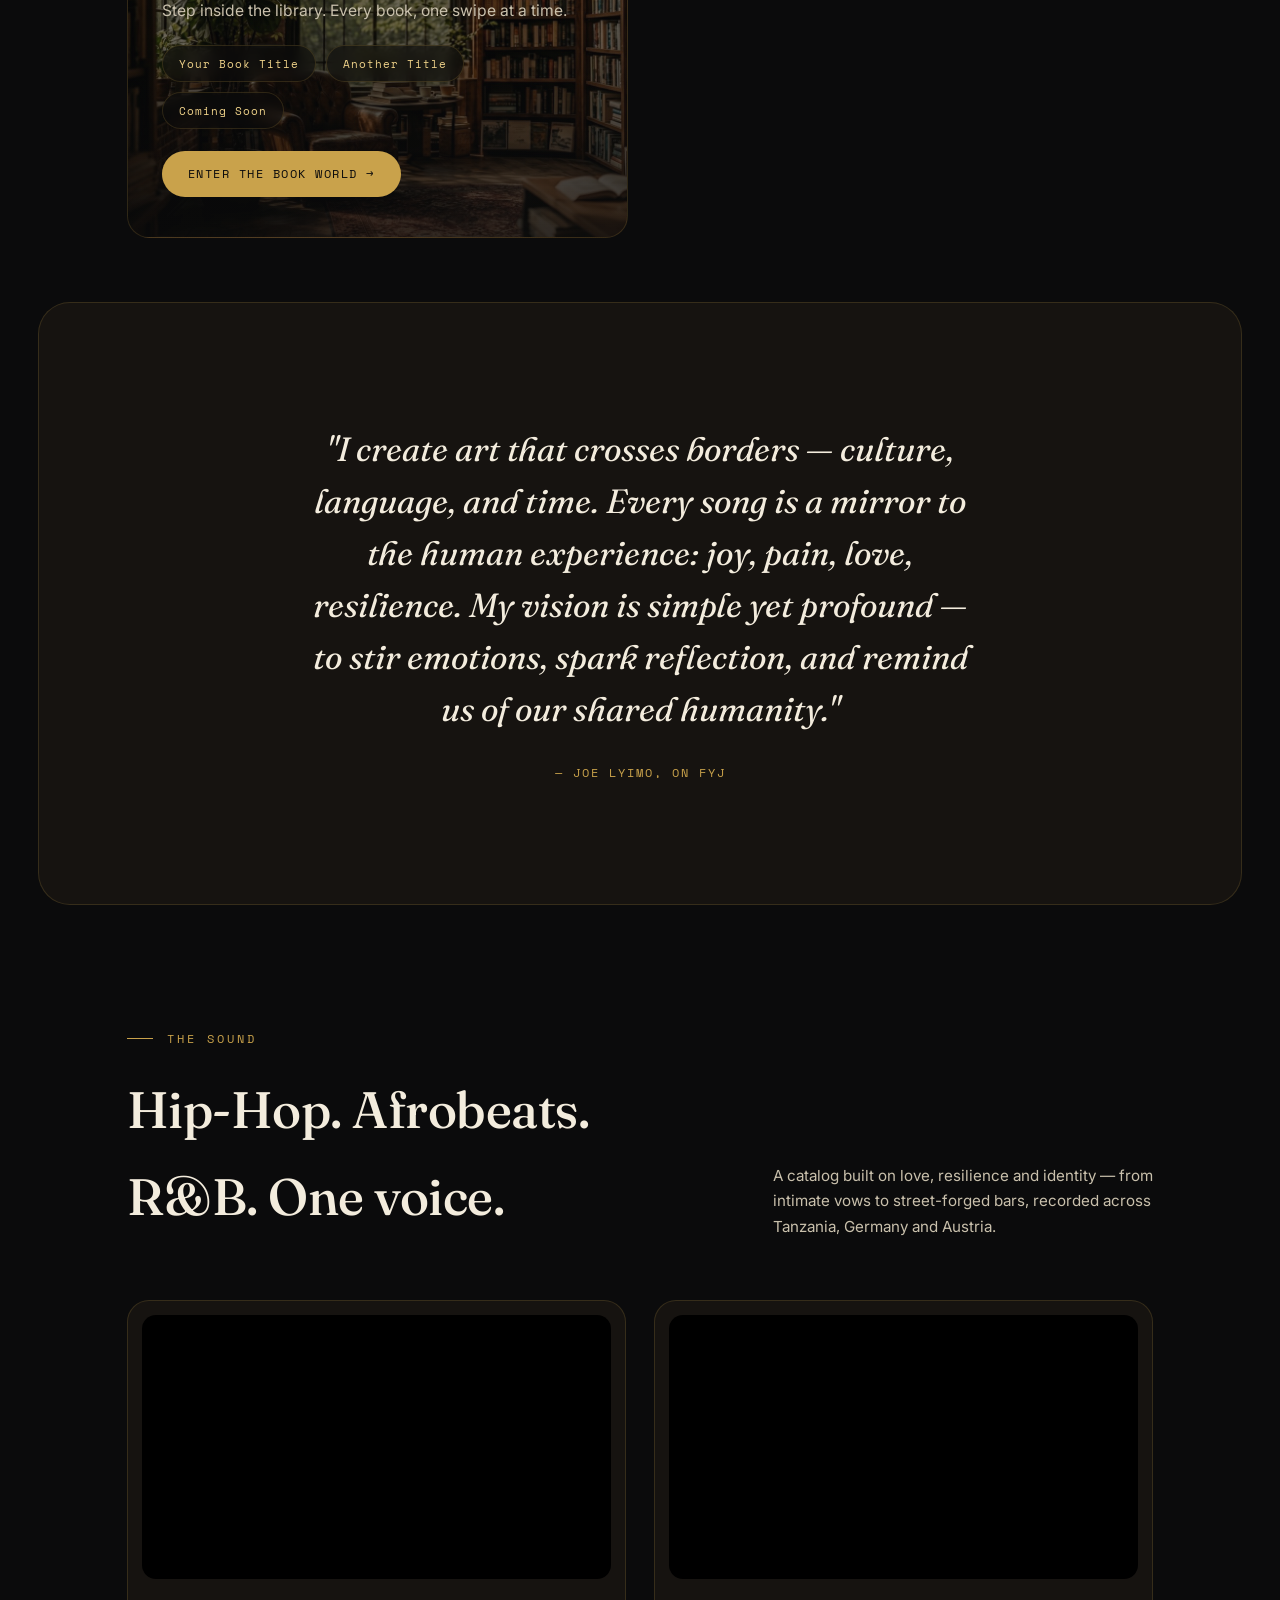
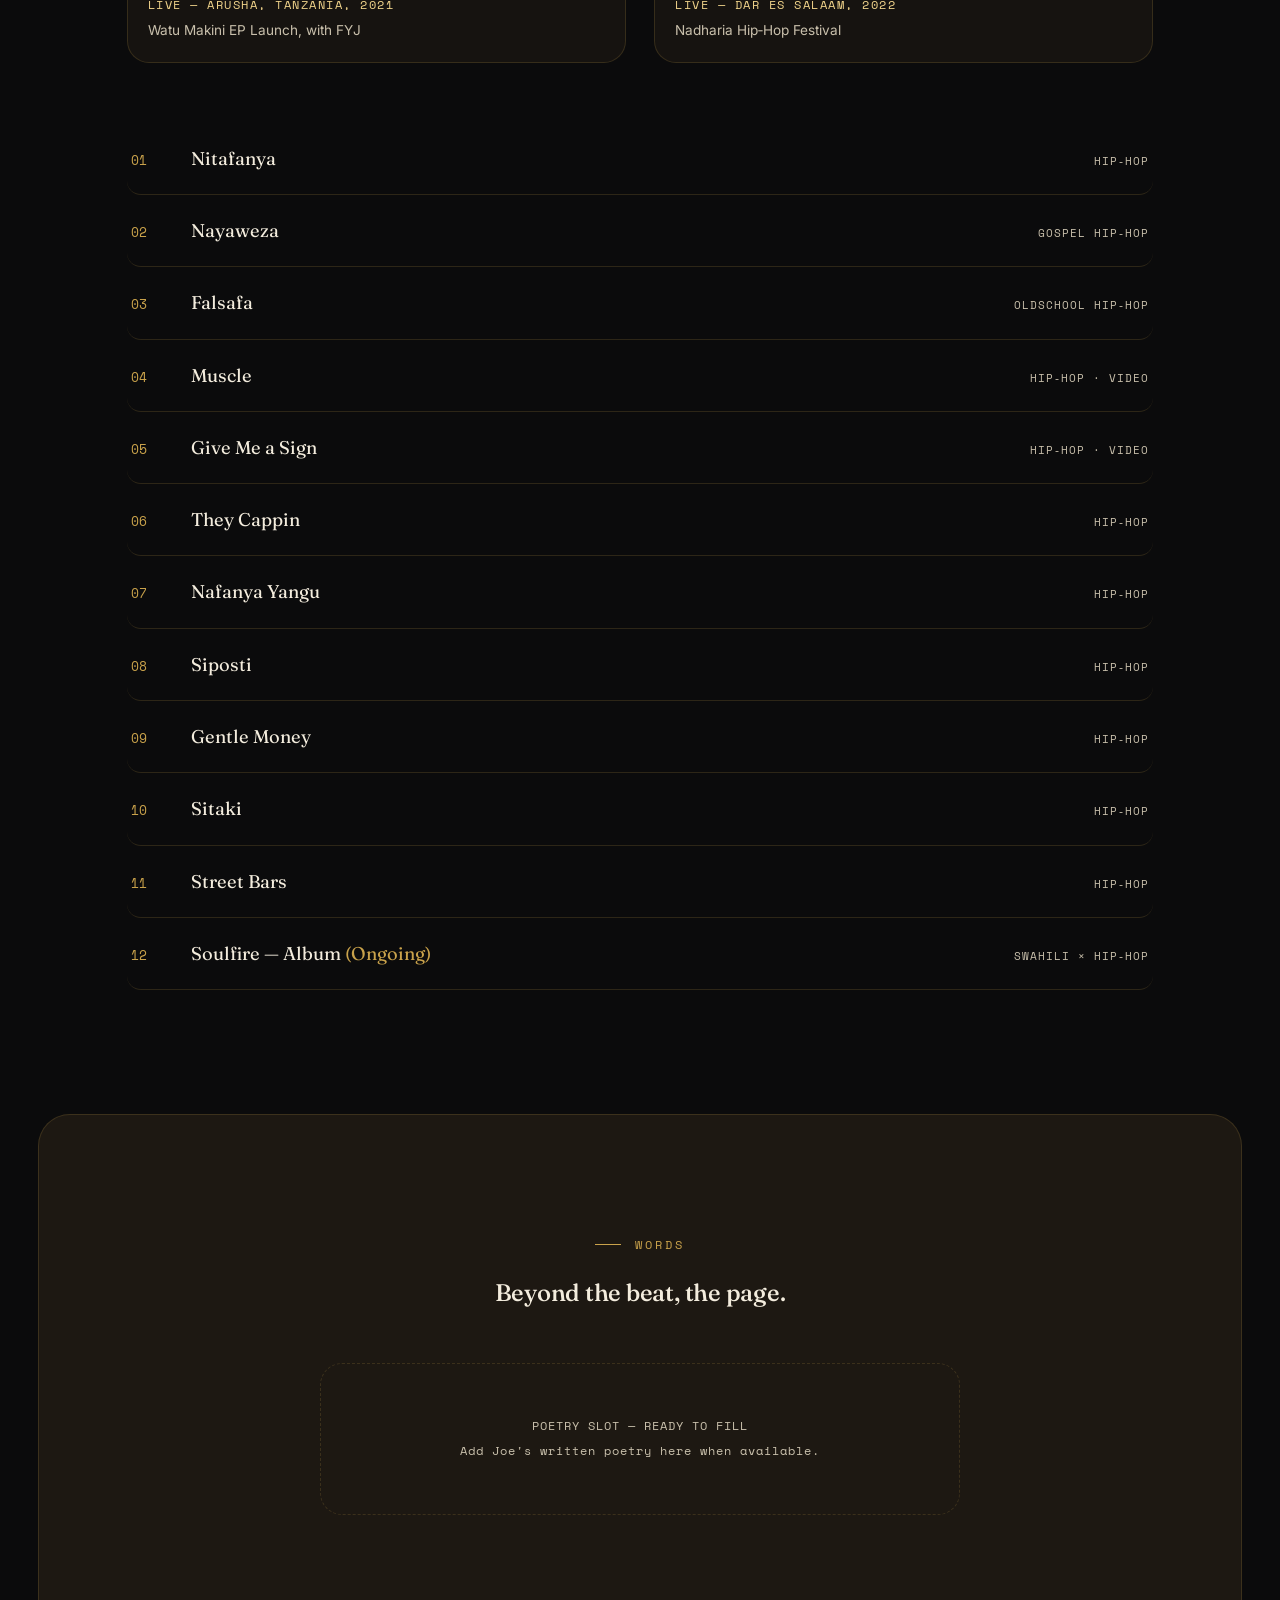
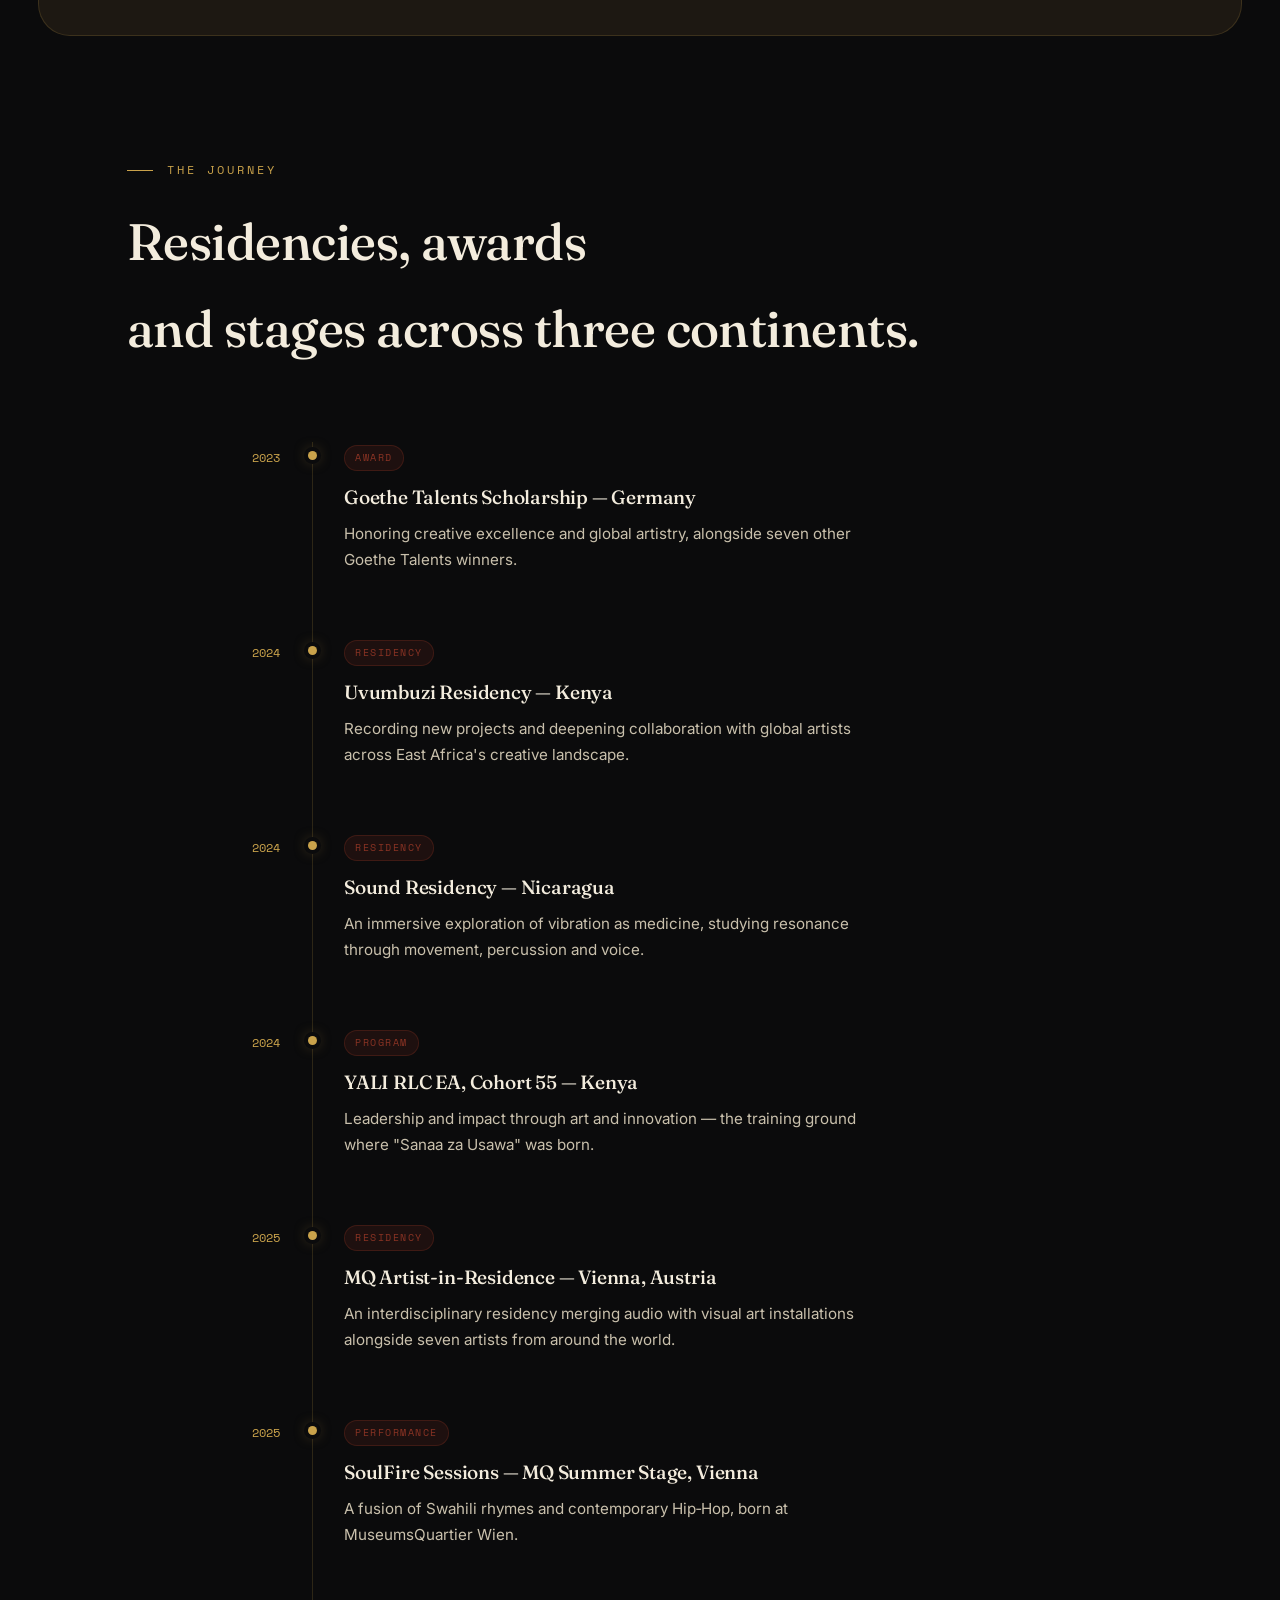
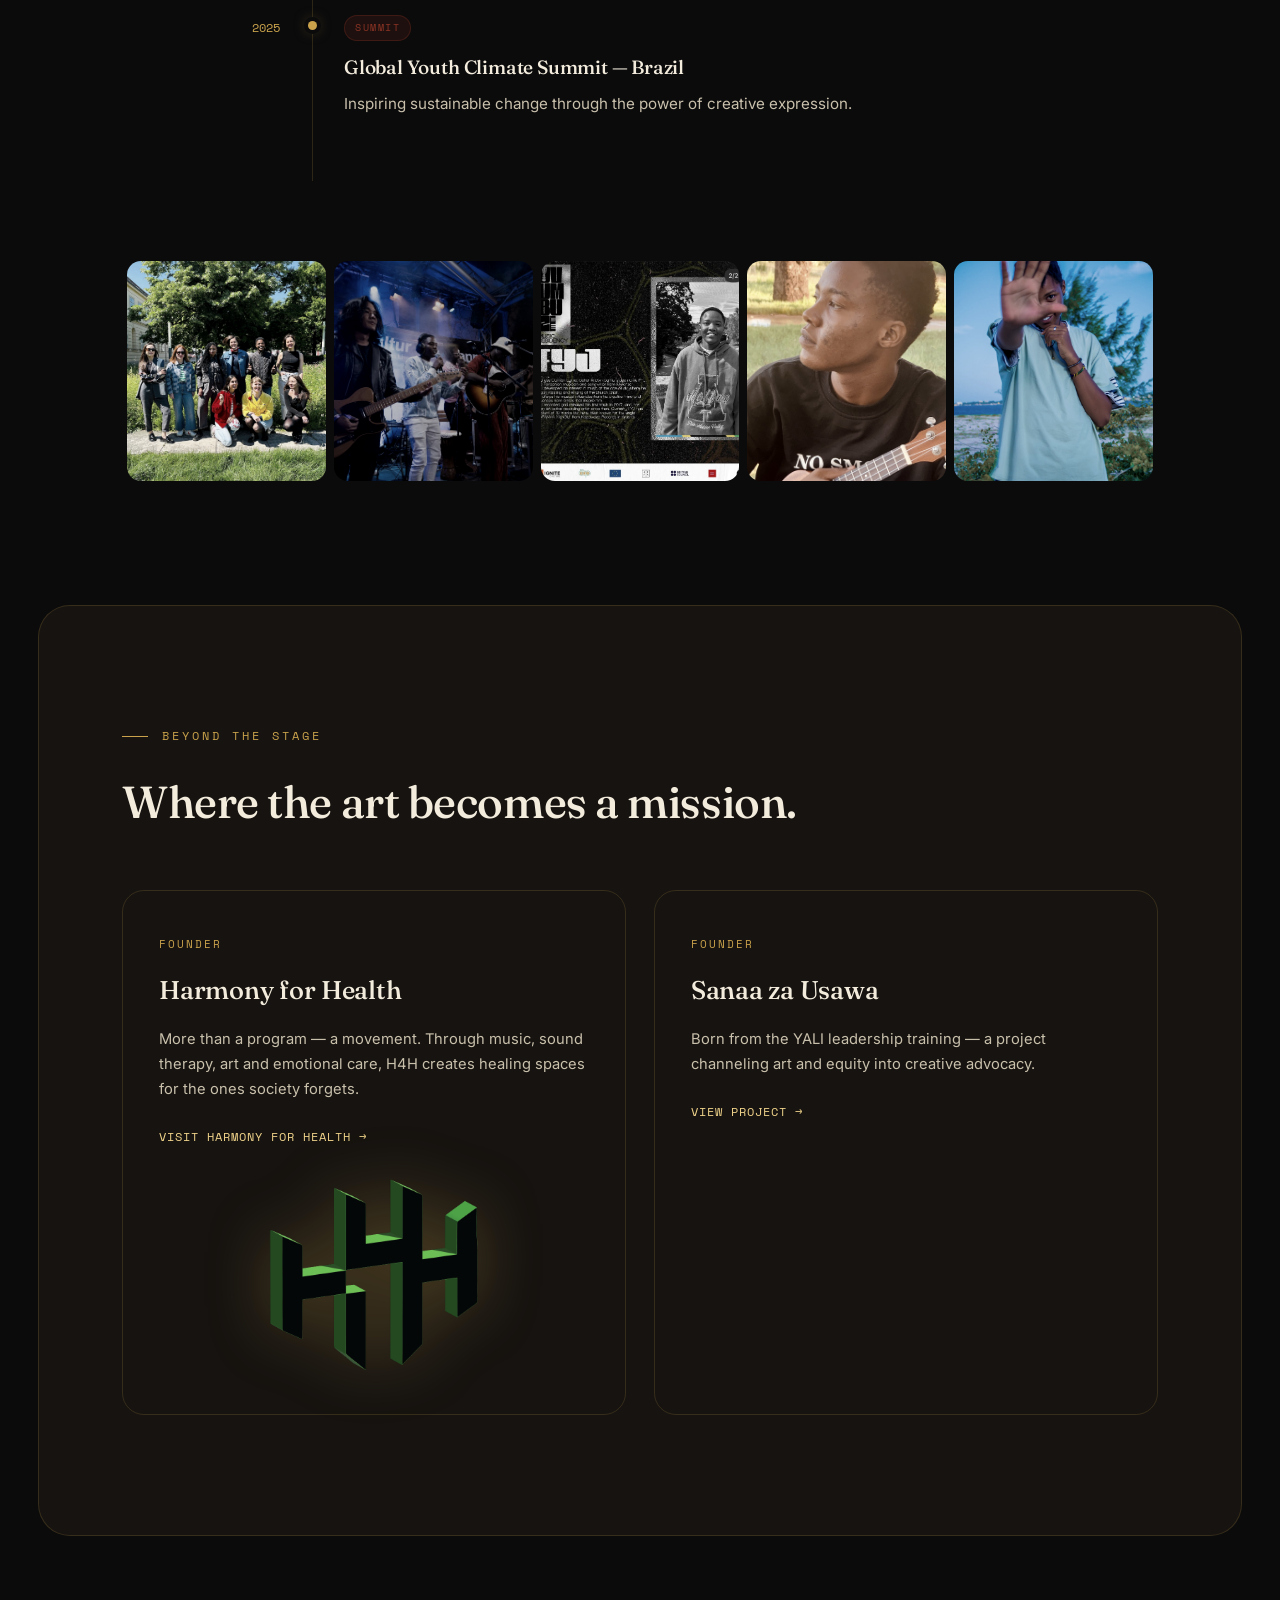
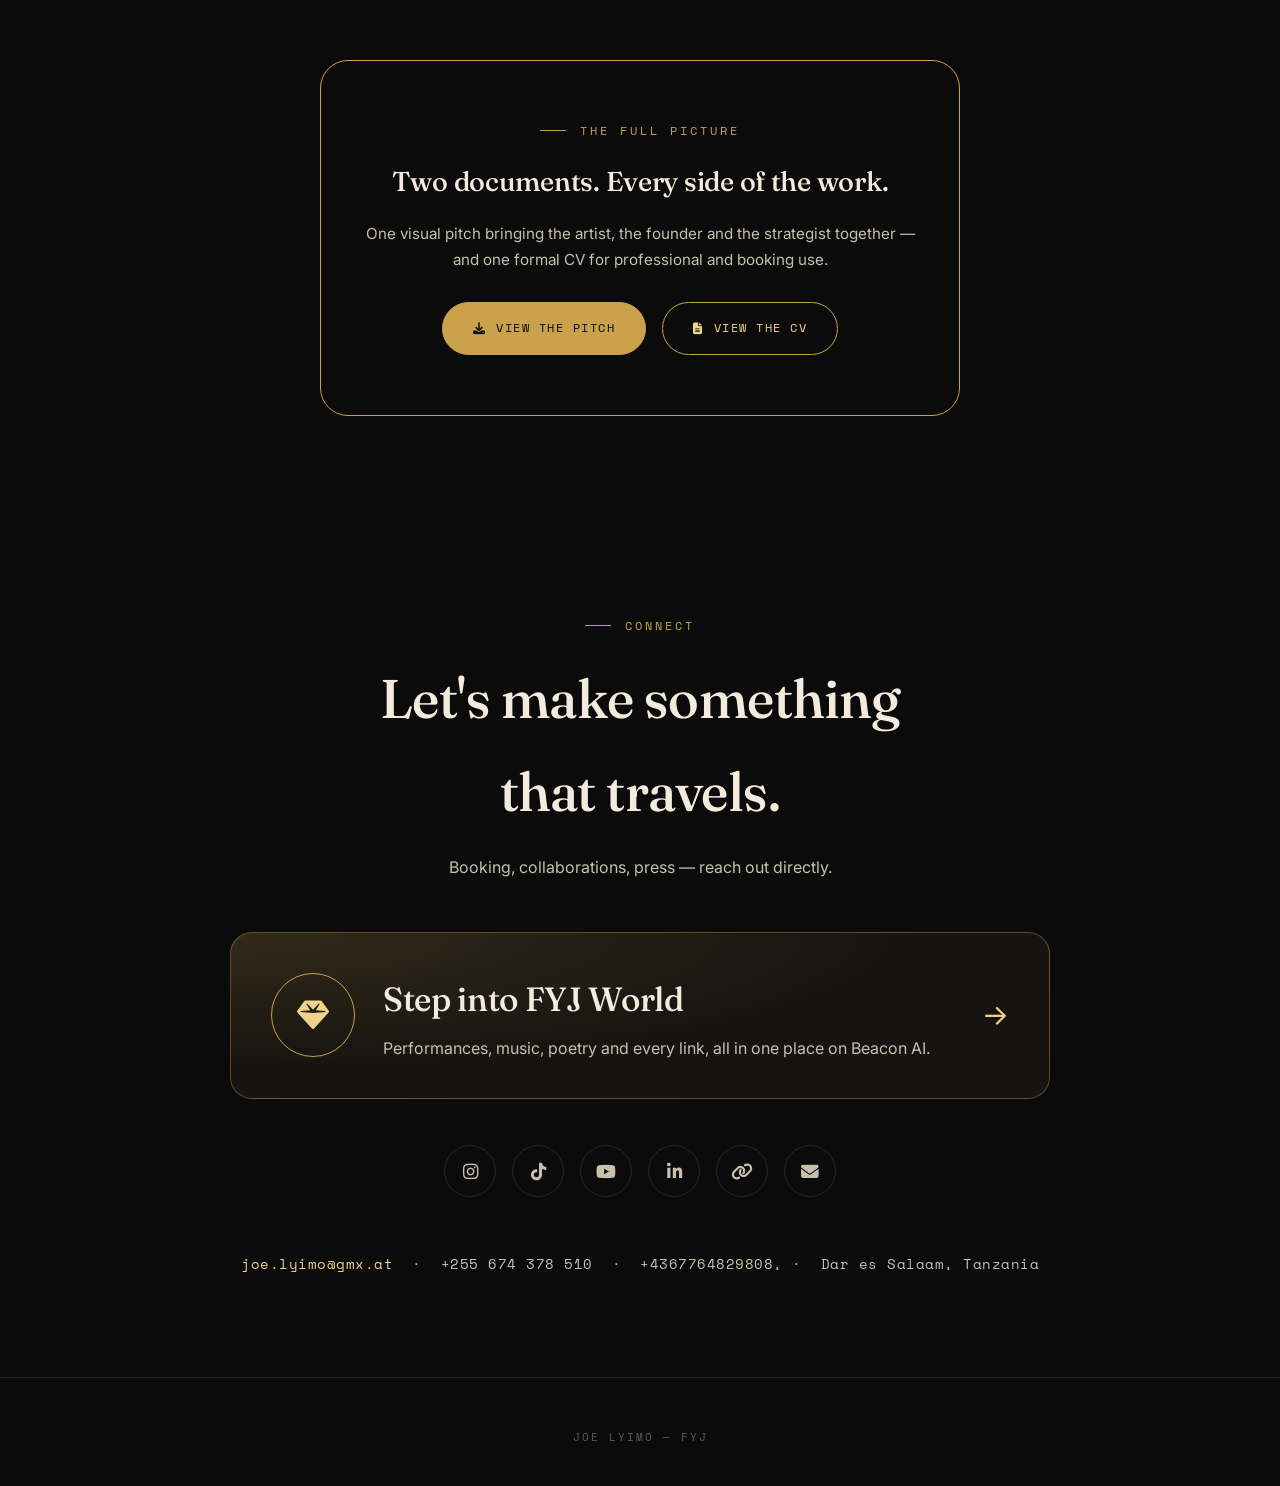
<file: joe.html>
<!DOCTYPE html>
<html lang="en">
<head>
<meta charset="UTF-8">
<meta name="viewport" content="width=device-width, initial-scale=1.0">
<title>Joe Lyimo (FYJ) — Hip-Hop & Afrobeats Artist, Poet and Founder of Harmony for Health | Tanzania</title>
<meta name="description" content="Joe Lyimo, known as FYJ (Forever Young Joy): Tanzanian independent artist blending Hip-Hop, Afrobeats and R&B, poet, writer and founder of Harmony for Health. Music, poetry, books and live performances.">
<meta name="keywords" content="Joe Lyimo, FYJ, Forever Young Joy, Tanzanian rapper, Swahili Hip-Hop, Afrobeats, Harmony for Health, SoulFire Sessions, Dar es Salaam artist, poet">
<meta name="robots" content="index, follow, max-image-preview:large">
<meta name="theme-color" content="#0b0b0c">
<link rel="canonical" href="https://harmony4healthh4hafrica-stack.github.io/harmony4health_africa/joe.html">
<link rel="icon" href="assets/fyj-mark.png">

<!-- Open Graph / social preview (image must be a full web address for WhatsApp, Facebook, X) -->
<meta property="og:title" content="Joe Lyimo (FYJ) — Artist, Poet, Founder">
<meta property="og:description" content="Soul on stage. Hip-Hop, Afrobeats and R&B, poetry, books and Harmony for Health, all in one place.">
<meta property="og:image" content="https://harmony4healthh4hafrica-stack.github.io/harmony4health_africa/assets/fyj-mark.png">
<meta property="og:image:alt" content="FYJ — Forever Young Joy logo">
<meta property="og:url" content="https://harmony4healthh4hafrica-stack.github.io/harmony4health_africa/joe.html">
<meta property="og:site_name" content="Joe Lyimo — FYJ">
<meta property="og:type" content="profile">
<meta name="twitter:card" content="summary_large_image">
<meta name="twitter:title" content="Joe Lyimo (FYJ) — Artist, Poet, Founder">
<meta name="twitter:description" content="Soul on stage. Hip-Hop, Afrobeats and R&B, poetry, books and Harmony for Health.">
<meta name="twitter:image" content="https://harmony4healthh4hafrica-stack.github.io/harmony4health_africa/assets/fyj-mark.png">

<!-- Structured data: helps search engines understand who this page is about -->
<script type="application/ld+json">
{
  "@context": "https://schema.org",
  "@type": "Person",
  "name": "Joe Lyimo",
  "alternateName": ["FYJ", "Forever Young Joy"],
  "jobTitle": "Independent artist, poet and founder of Harmony for Health",
  "description": "Tanzanian independent artist blending Hip-Hop, Afrobeats and R&B. Founder of Harmony for Health.",
  "url": "https://harmony4healthh4hafrica-stack.github.io/harmony4health_africa/joe.html",
  "image": "https://harmony4healthh4hafrica-stack.github.io/harmony4health_africa/assets/fyj-mark.png",
  "address": { "@type": "PostalAddress", "addressLocality": "Dar es Salaam", "addressCountry": "TZ" },
  "founder": { "@type": "Organization", "name": "Harmony for Health", "url": "https://harmony4healthh4hafrica-stack.github.io/harmony4health_africa/index.html" },
  "sameAs": [
    "https://beacons.ai/fyjworld",
    "https://linktr.ee/fyjworld",
    "https://www.tiktok.com/@foreveryoungjoy",
    "https://youtube.com/@_FYJ",
    "https://www.linkedin.com/in/joe-lyimo-718626202",
    "https://www.instagram.com/channel/AbYUmVyGzDfPw6WM/",
    "https://harmony4healthh4hafrica-stack.github.io/harmony4health_africa/index.html"
  ]
}
</script>

<link href="https://fonts.googleapis.com/css2?family=Fraunces:opsz,wght@9..144,300;9..144,400;9..144,500;9..144,600;9..144,700&family=Inter:wght@300;400;500;600&family=Space+Mono:wght@400;700&display=swap" rel="stylesheet">
<link rel="stylesheet" href="https://cdnjs.cloudflare.com/ajax/libs/font-awesome/6.5.0/css/all.min.css">

<style>

:root{
--ink:#0b0b0c;
--panel:#161310;
--panel-2:#1d1812;
--gold:#c9a24b;
--gold-bright:#f0d38a;
--bone:#f3ecdd;
--bone-dim:#c9c0ac;
--ember:#8a3324;
--line:rgba(201,162,75,0.18);
}

*{margin:0;padding:0;box-sizing:border-box;}

html{scroll-behavior:smooth;}

body{
background:var(--ink);
color:var(--bone);
font-family:'Inter',sans-serif;
line-height:1.7;
overflow-x:hidden;
}

img{max-width:100%;display:block;}

.wrap{max-width:1180px;margin:0 auto;padding:0 6%;}

.eyebrow{
font-family:'Space Mono',monospace;
font-size:0.72rem;
letter-spacing:3px;
text-transform:uppercase;
color:var(--gold);
display:flex;
align-items:center;
gap:14px;
margin-bottom:18px;
}

.eyebrow::before{
content:'';
width:26px;
height:1px;
background:var(--gold);
}

h1,h2,h3{
font-family:'Fraunces',serif;
font-weight:500;
color:var(--bone);
letter-spacing:-0.01em;
}

section{padding:120px 0;position:relative;}

/* ===== WAVEFORM SIGNATURE DIVIDER ===== */

.waveform{
display:flex;
align-items:center;
justify-content:center;
gap:4px;
height:40px;
opacity:0.75;
}

.waveform span{
display:block;
width:3px;
background:linear-gradient(180deg,var(--gold),var(--ember));
border-radius:2px;
animation:wf 2.4s ease-in-out infinite;
}

@keyframes wf{
0%,100%{height:6px;}
50%{height:32px;}
}

/* ===== NAV ===== */

.profile-nav{
position:fixed;
top:0;left:0;right:0;
z-index:500;
display:flex;
justify-content:space-between;
align-items:center;
padding:22px 6%;
background:linear-gradient(180deg, rgba(11,11,12,0.92), transparent);
backdrop-filter:blur(6px);
}

.profile-nav .mark{
font-family:'Fraunces',serif;
font-size:1.1rem;
letter-spacing:0.04em;
color:var(--gold-bright);
text-decoration:none;
display:flex;
align-items:center;
gap:10px;
}
  .nav-mark-icon{
width:28px;
height:28px;
opacity:0.95;
  }

.profile-nav .links a{
font-family:'Space Mono',monospace;
font-size:0.7rem;
letter-spacing:1.5px;
text-transform:uppercase;
color:var(--bone-dim);
text-decoration:none;
margin-left:26px;
transition:.3s;
}

.profile-nav .links a:hover{color:var(--gold-bright);}

@media(max-width:768px){
.profile-nav .links{display:none;}
}

/* ===== HERO ===== */

.hero{
min-height:100vh;
display:grid;
grid-template-columns:1.05fr 0.95fr;
align-items:center;
gap:40px;
padding-top:100px;
position:relative;
}

.hero::before{
content:'';
position:absolute;
top:-10%;
right:-10%;
width:60%;
height:70%;
background:radial-gradient(circle, rgba(201,162,75,0.14), transparent 70%);
pointer-events:none;
z-index:0;
}

.hero-copy{position:relative;z-index:1;}

.hero-copy h1{
font-size:clamp(2.8rem,7vw,5.2rem);
line-height:0.98;
margin-bottom:6px;
opacity:0;
animation:riseIn 1.1s ease forwards;
animation-delay:0.2s;
}

.hero-copy .fyj{
font-family:'Space Mono',monospace;
font-size:0.85rem;
letter-spacing:4px;
color:var(--gold);
text-transform:uppercase;
margin-bottom:22px;
opacity:0;
animation:riseIn 1.1s ease forwards;
animation-delay:0.5s;
}

.hero-copy p.lede{
max-width:480px;
color:var(--bone-dim);
font-size:1.05rem;
margin-bottom:34px;
opacity:0;
animation:riseIn 1.1s ease forwards;
animation-delay:0.7s;
}

@keyframes riseIn{
from{opacity:0;transform:translateY(22px);}
to{opacity:1;transform:translateY(0);}
}

.hero-actions{
display:flex;
gap:16px;
flex-wrap:wrap;
opacity:0;
animation:riseIn 1.1s ease forwards;
animation-delay:0.9s;
}

.btn{
display:inline-flex;
align-items:center;
gap:10px;
padding:15px 30px;
border-radius:2px;
font-family:'Space Mono',monospace;
font-size:0.75rem;
letter-spacing:1.5px;
text-transform:uppercase;
text-decoration:none;
transition:.35s;
border:1px solid var(--gold);
}

.btn-gold{
background:var(--gold);
color:var(--ink);
}

.btn-gold:hover{
background:var(--gold-bright);
border-color:var(--gold-bright);
transform:translateY(-2px);
}

.btn-ghost{
color:var(--gold-bright);
background:transparent;
}

.btn-ghost:hover{
background:rgba(201,162,75,0.1);
transform:translateY(-2px);
}

.hero-photo{
position:relative;
display:flex;
flex-direction:column;   /* disc sits ABOVE his head, not beside him */
align-items:center;
justify-content:flex-end;
gap:0;
height:100%;
z-index:1;
}

.hero-photo::before{
content:'';
position:absolute;
bottom:0;
width:80%;
height:85%;
background:radial-gradient(ellipse at center bottom, rgba(201,162,75,0.22), transparent 70%);
z-index:-1;
}

.hero-photo img{
position:relative;
max-height:min(680px,80vh);
width:auto;
margin:0;
filter:drop-shadow(0 30px 60px rgba(0,0,0,0.6));
opacity:0;
animation:riseIn 1.4s ease forwards;
animation-delay:0.4s;
flex-shrink:1;
min-width:0;
}

.hero-divider{padding:40px 0 0;}

.hero-photo img.hero-fyj-mark{
position:relative;
width:clamp(170px,30vw,300px);
max-width:none;
min-width:0;
height:auto;
max-height:none;
margin:0 0 -34px;      /* tucks the disc right above his head */
z-index:2;
opacity:0.95;
filter:drop-shadow(0 0 40px rgba(201,162,75,0.45));
animation:markSpin 32s linear infinite;
flex-shrink:0;
z-index:0;
}

@keyframes markSpin{
from{transform:rotate(0deg);}
to{transform:rotate(360deg);}
}

@media(max-width:900px){
.hero.wrap{padding-left:3%;padding-right:3%;}   /* no wasted space at the sides */
.hero-photo img.hero-fyj-mark{
width:clamp(160px,46vw,240px);
margin-bottom:-28px;
}
.hero-photo img:not(.hero-fyj-mark){
max-height:76vh;
}
}

/* ===== WORLDS: more than music ===== */

.worlds{padding:90px 0 40px;}

.worlds-grid{
display:grid;
grid-template-columns:1fr 1fr;
gap:24px;
}

@media(max-width:800px){
.worlds-grid{grid-template-columns:1fr;}
}

.world-card{
position:relative;
display:flex;
flex-direction:column;
justify-content:flex-end;
min-height:440px;
padding:40px 34px;
border:1px solid var(--line);
text-decoration:none;
overflow:hidden;
transition:.4s;
}

.world-card:hover{
border-color:var(--gold);
transform:translateY(-5px);
}

.world-card .wc-tag{
font-family:'Space Mono',monospace;
font-size:0.68rem;
letter-spacing:3px;
text-transform:uppercase;
color:var(--gold);
margin-bottom:14px;
}

.world-card .wc-cta{
display:inline-block;
align-self:flex-start;
margin-top:22px;
padding:13px 26px;
background:var(--gold);
color:var(--ink);
font-family:'Space Mono',monospace;
font-size:0.72rem;
letter-spacing:1.5px;
text-transform:uppercase;
transition:.3s;
}

.world-card:hover .wc-cta{background:var(--gold-bright);}

/* Books card: warm library image with text on top (real text stays sharp) */
.world-books{
background:
linear-gradient(180deg, rgba(11,11,12,0.35) 0%, rgba(11,11,12,0.88) 100%),
url('assets/books-hero.jpg') center/cover no-repeat,
radial-gradient(ellipse at 30% 20%, #4a3320, #17110b 70%);
}

.world-books .wc-big{
font-family:'Fraunces',serif;
font-size:clamp(3.4rem,9vw,5.6rem);
font-weight:500;
line-height:0.95;
color:var(--bone);
letter-spacing:0.02em;
}

.world-books .wc-sub{
font-family:'Fraunces',serif;
font-style:italic;
font-size:clamp(1.4rem,3vw,2rem);
color:var(--gold-bright);
margin-top:6px;
}

.world-books .wc-line{
color:var(--bone-dim);
margin-top:10px;
font-size:0.98rem;
}

/* Harmony for Health card: big logo, can't be missed */
.world-h4h{
align-items:flex-start;
background:
radial-gradient(ellipse at 50% 0%, rgba(201,162,75,0.2), transparent 65%),
var(--panel);
}

.world-h4h .h4h-logo{
width:clamp(150px,22vw,230px);
height:auto;
margin-bottom:24px;
filter:drop-shadow(0 0 30px rgba(201,162,75,0.35));
}

.world-h4h h3{font-size:clamp(1.9rem,4vw,2.6rem);margin-bottom:10px;}

.world-h4h p{color:var(--bone-dim);font-size:0.98rem;max-width:420px;}

/* Beacon AI card */
.beacon-card{
display:flex;
align-items:center;
gap:22px;
max-width:640px;
margin:0 auto 46px;
padding:26px 28px;
border:1px solid var(--line);
background:var(--panel);
text-decoration:none;
text-align:left;
transition:.35s;
}

.beacon-card:hover{
border-color:var(--gold);
transform:translateY(-3px);
}

.beacon-card .bk-icon{
flex:none;
width:56px;height:56px;
border-radius:50%;
border:1px solid var(--gold);
display:flex;align-items:center;justify-content:center;
color:var(--gold-bright);
font-size:1.4rem;
}

.beacon-card h3{font-size:1.25rem;margin-bottom:4px;}
.beacon-card p{color:var(--bone-dim);font-size:0.88rem;line-height:1.55;}
.beacon-card .bk-go{margin-left:auto;color:var(--gold-bright);font-size:1.2rem;}
/* ===== VISION / ARTIST STATEMENT ===== */

.vision{
background:var(--panel);
border-top:1px solid var(--line);
border-bottom:1px solid var(--line);
}

.vision-inner{
max-width:820px;
margin:0 auto;
text-align:center;
}

.vision blockquote{
font-family:'Fraunces',serif;
font-weight:400;
font-style:italic;
font-size:clamp(1.4rem,3vw,2.1rem);
line-height:1.55;
color:var(--bone);
}

.vision cite{
display:block;
margin-top:28px;
font-family:'Space Mono',monospace;
font-style:normal;
font-size:0.75rem;
letter-spacing:2px;
color:var(--gold);
text-transform:uppercase;
}

/* ===== SOUND ===== */

.sound-head{
display:flex;
justify-content:space-between;
align-items:flex-end;
flex-wrap:wrap;
gap:20px;
margin-bottom:60px;
}

.sound-head h2{font-size:clamp(2.2rem,4vw,3.2rem);}

.sound-head p{
color:var(--bone-dim);
max-width:380px;
font-size:0.95rem;
}

.videos{
display:grid;
grid-template-columns:1fr 1fr;
gap:28px;
margin-bottom:60px;
}

.video-card{
border:1px solid var(--line);
background:var(--panel);
padding:14px;
}

.video-frame{
position:relative;
width:100%;
padding-top:56.25%;
background:#000;
overflow:hidden;
}

.video-frame iframe{
position:absolute;
inset:0;
width:100%;
height:100%;
border:0;
}

.video-card .vc-label{
padding:16px 6px 6px;
font-family:'Space Mono',monospace;
font-size:0.72rem;
letter-spacing:1.5px;
text-transform:uppercase;
color:var(--gold-bright);
}

.video-card .vc-label span{
display:block;
font-family:'Inter',sans-serif;
text-transform:none;
letter-spacing:0;
color:var(--bone-dim);
margin-top:4px;
font-size:0.85rem;
}

@media(max-width:800px){
.videos{grid-template-columns:1fr;}
}

.tracklist{
border-top:1px solid var(--line);
}

.track{
display:grid;
grid-template-columns:40px 1fr auto;
gap:20px;
align-items:baseline;
padding:20px 4px;
border-bottom:1px solid var(--line);
transition:.3s;
}

.track:hover{
background:rgba(201,162,75,0.05);
padding-left:14px;
}

.track .num{
font-family:'Space Mono',monospace;
color:var(--gold);
font-size:0.8rem;
}

.track .title{
font-family:'Fraunces',serif;
font-size:1.15rem;
color:var(--bone);
}

.track .genre{
font-family:'Space Mono',monospace;
font-size:0.68rem;
letter-spacing:1px;
text-transform:uppercase;
color:var(--bone-dim);
white-space:nowrap;
}

/* ===== WORDS (poetry) ===== */

.words{
background:var(--panel-2);
border-top:1px solid var(--line);
border-bottom:1px solid var(--line);
text-align:center;
}

.words .placeholder-slot{
max-width:640px;
margin:50px auto 0;
padding:50px 30px;
border:1px dashed var(--line);
color:var(--bone-dim);
font-family:'Space Mono',monospace;
font-size:0.78rem;
letter-spacing:1px;
line-height:2;
}

/* ===== JOURNEY TIMELINE ===== */

.timeline{
--year-col:90px;
--dot-col:24px;
--col-gap:20px;
position:relative;
max-width:900px;
margin:0 auto;
}

.timeline::before{
content:'';
position:absolute;
left:calc(var(--year-col) + var(--col-gap) + (var(--dot-col) / 2));
top:0;
bottom:0;
width:1px;
background:var(--line);
}

@media(max-width:700px){
.timeline{
--year-col:0px;
--col-gap:16px;
}
.timeline::before{left:calc(var(--dot-col) / 2);}
}

.tl-item{
position:relative;
display:grid;
grid-template-columns:var(--year-col) var(--dot-col) 1fr;
column-gap:var(--col-gap);
padding-bottom:64px;
}

@media(max-width:700px){
.tl-item{grid-template-columns:var(--dot-col) 1fr;}
.tl-item .tl-year{display:none;}
}

.tl-item .tl-year{
font-family:'Space Mono',monospace;
font-size:0.75rem;
color:var(--gold);
text-align:right;
padding-top:6px;
}

.tl-item .tl-dot{
width:9px;
height:9px;
border-radius:50%;
background:var(--gold);
box-shadow:0 0 0 4px var(--ink), 0 0 14px rgba(201,162,75,0.6);
margin-top:9px;
justify-self:center;
align-self:start;
}

.tl-item .tl-body h3{
font-size:1.2rem;
margin-bottom:8px;
color:var(--bone);
}

.tl-item .tl-body .tl-tag{
font-family:'Space Mono',monospace;
font-size:0.65rem;
letter-spacing:1.5px;
text-transform:uppercase;
color:var(--ember);
background:rgba(138,51,36,0.15);
border:1px solid rgba(138,51,36,0.3);
padding:3px 10px;
border-radius:2px;
display:inline-block;
margin-bottom:10px;
}

.tl-item .tl-body p{
color:var(--bone-dim);
font-size:0.95rem;
max-width:520px;
}

/* ===== GALLERY STRIP ===== */

.gallery-strip{
display:grid;
grid-template-columns:repeat(5,1fr);
gap:4px;
margin-top:80px;
}

.gallery-strip img{
width:100%;
height:220px;
object-fit:cover;
filter:grayscale(45%) contrast(1.05);
transition:filter .4s ease, transform .4s ease;
}

.gallery-strip img:hover{
filter:grayscale(0%) contrast(1.05);
transform:scale(1.03);
}

@media(max-width:900px){
.gallery-strip{grid-template-columns:repeat(2,1fr);}
}

/* ===== BEYOND THE STAGE ===== */

.beyond{
background:var(--panel);
border-top:1px solid var(--line);
border-bottom:1px solid var(--line);
}

.beyond-grid{
display:grid;
grid-template-columns:1fr 1fr;
gap:28px;
}

@media(max-width:800px){
.beyond-grid{grid-template-columns:1fr;}
}

.beyond-card{
border:1px solid var(--line);
padding:44px 36px;
transition:.35s;
text-decoration:none;
display:block;
}

.beyond-card:hover{
border-color:var(--gold);
background:rgba(201,162,75,0.05);
transform:translateY(-4px);
}

.beyond-card .bc-tag{
font-family:'Space Mono',monospace;
font-size:0.68rem;
letter-spacing:2px;
text-transform:uppercase;
color:var(--gold);
margin-bottom:16px;
display:block;
}

.beyond-card h3{
font-size:1.6rem;
margin-bottom:14px;
color:var(--bone);
}

.beyond-card p{
color:var(--bone-dim);
font-size:0.92rem;
margin-bottom:20px;
}

.beyond-card .bc-link{
font-family:'Space Mono',monospace;
font-size:0.72rem;
letter-spacing:1px;
text-transform:uppercase;
color:var(--gold-bright);
}

/* ===== CV / PITCH ===== */

.pitch{
text-align:center;
}

.pitch-box{
max-width:640px;
margin:0 auto;
padding:60px 40px;
border:1px solid var(--gold);
position:relative;
}

.pitch-box::before,
.pitch-box::after{
content:'';
position:absolute;
width:16px;height:16px;
border:1px solid var(--gold);
}

.pitch-box::before{top:-1px;left:-1px;border-right:none;border-bottom:none;}
.pitch-box::after{bottom:-1px;right:-1px;border-left:none;border-top:none;}

.pitch-box h3{
font-size:1.7rem;
margin-bottom:16px;
}

.pitch-box p{
color:var(--bone-dim);
margin-bottom:30px;
font-size:0.95rem;
}

/* ===== CONNECT ===== */

.connect{
text-align:center;
}

.connect h2{
font-size:clamp(2.2rem,5vw,3.4rem);
margin-bottom:16px;
}

.connect p.sub{
color:var(--bone-dim);
margin-bottom:50px;
}

.social-row{
display:flex;
justify-content:center;
gap:16px;
flex-wrap:wrap;
margin-bottom:56px;
}

.social-row a{
width:52px;height:52px;
border:1px solid var(--line);
border-radius:50%;
display:flex;
align-items:center;
justify-content:center;
color:var(--bone-dim);
text-decoration:none;
transition:.3s;
font-size:1.1rem;
}

.social-row a:hover{
border-color:var(--gold);
color:var(--gold-bright);
transform:translateY(-4px);
}

.contact-line{
font-family:'Space Mono',monospace;
font-size:0.85rem;
color:var(--bone-dim);
letter-spacing:0.5px;
}

.contact-line a{color:var(--gold-bright);text-decoration:none;}

/* ===== FOOTER ===== */

footer{
padding:50px 6% 40px;
text-align:center;
border-top:1px solid var(--line);
}

footer p{
font-family:'Space Mono',monospace;
font-size:0.68rem;
letter-spacing:2px;
text-transform:uppercase;
color:rgba(243,236,221,0.35);
}

/* ===== SCROLL REVEAL ===== */

.sr{
opacity:0;
transform:translateY(28px);
transition:opacity .9s ease, transform .9s ease;
}

.sr.visible{
opacity:1;
transform:translateY(0);
}

.sr-stagger > *{
opacity:0;
transform:translateY(24px);
transition:opacity .7s ease, transform .7s ease;
}

.sr-stagger.visible > *{
opacity:1;
transform:translateY(0);
}

.sr-stagger.visible > *:nth-child(1){transition-delay:.05s;}
.sr-stagger.visible > *:nth-child(2){transition-delay:.15s;}
.sr-stagger.visible > *:nth-child(3){transition-delay:.25s;}
.sr-stagger.visible > *:nth-child(4){transition-delay:.35s;}
.sr-stagger.visible > *:nth-child(5){transition-delay:.45s;}

@media(prefers-reduced-motion:reduce){
*{animation:none !important;transition:none !important;}
}

@media(min-width:901px){
.hero{grid-template-columns:0.85fr 1.15fr;}
}

@media(max-width:900px){
.hero{grid-template-columns:1fr;text-align:center;}
.hero-photo{order:-1;}
.hero-actions{justify-content:center;}
.hero-copy p.lede{margin-left:auto;margin-right:auto;}
}

/* ===== INTRO SCREEN ===== */

#joe-intro{
position:fixed;
inset:0;
background:#0b0b0c;
display:flex;
flex-direction:column;
align-items:center;
justify-content:center;
gap:22px;
z-index:2000;
transition:opacity .6s ease;
}

#joe-intro.fade-out{
opacity:0;
}

#joe-intro img{
width:min(68vw, 440px);
opacity:0;
animation:introSpinDown 3s cubic-bezier(0.22,1,0.36,1) forwards;
}

#joe-intro .intro-line{
font-family:'Space Mono',monospace;
font-size:0.75rem;
letter-spacing:4px;
text-transform:uppercase;
color:var(--gold);
opacity:0;
animation:introText 1s ease forwards;
animation-delay:2.4s;
}

@keyframes introSpinDown{
0%{transform:scale(0.35) rotate(0deg);opacity:0;filter:drop-shadow(0 0 0 rgba(201,162,75,0));}
12%{opacity:1;}
70%{transform:scale(1) rotate(900deg);opacity:1;filter:drop-shadow(0 0 65px rgba(201,162,75,0.75));}
100%{transform:scale(1) rotate(1080deg);opacity:1;filter:drop-shadow(0 0 30px rgba(201,162,75,0.45));}
}

@keyframes introText{
from{opacity:0;transform:translateY(8px);}
to{opacity:1;transform:translateY(0);}
}

@media(prefers-reduced-motion:reduce){
#joe-intro img, #joe-intro .intro-line{animation:none;opacity:1;}
}

/* ===== MODERN ROUNDED LOOK (every box curved) ===== */

:root{--r:22px;--r-sm:14px;}

/* HERO: disc sits BESIDE his head, level (not tilted, not above), portrait stays big */
.hero-photo{align-items:center;}
.hero-stage{
position:relative;
display:inline-block;
line-height:0;
}
.hero-photo .hero-stage img.hero-portrait{
max-height:min(720px,84vh);
width:auto;
display:block;
/* soft-fade the picture's edges so no hard dividing line shows */
-webkit-mask-image:linear-gradient(to right,transparent 0,#000 12%,#000 94%,transparent 100%),linear-gradient(to bottom,transparent 0,#000 6%,#000 94%,transparent 100%);
-webkit-mask-composite:source-in;
mask-image:linear-gradient(to right,transparent 0,#000 12%,#000 94%,transparent 100%),linear-gradient(to bottom,transparent 0,#000 6%,#000 94%,transparent 100%);
mask-composite:intersect;
}
.hero-photo .hero-stage img.hero-fyj-mark{
position:absolute;
left:11%;                       /* nudge left/right to taste */
top:5%;                         /* head height; nudge up or down to taste */
margin:0;
width:clamp(120px,36vw,250px);
z-index:2;
}
@media(min-width:901px){
.hero-photo .hero-stage img.hero-fyj-mark{left:2%;width:clamp(150px,17vw,260px);}
}

/* stop the page from being wider than the phone (this was the gap on the right) */
html{overflow-x:hidden;}
.hero::before{right:0;width:60%;}

/* breathing room: .wrap was wiping out the top/bottom spacing of these sections */
section.wrap:not(.hero){padding-top:100px;padding-bottom:100px;}
@media(max-width:700px){
section.wrap:not(.hero){padding-top:70px;padding-bottom:70px;}
}

/* the full-width bands become soft rounded boxes with space around them */
.vision,.words,.beyond{
margin:24px 3%;
border:1px solid var(--line);
border-radius:32px;
}

.btn,.world-card .wc-cta{border-radius:100px;}
.video-card{border-radius:var(--r);overflow:hidden;}
.video-frame{border-radius:var(--r-sm);}
.beyond-card,.beacon-card,.world-card{border-radius:var(--r);}
.pitch-box{border-radius:28px;}
.pitch-box::before,.pitch-box::after{display:none;}
.words .placeholder-slot{border-radius:var(--r);}
.tl-item .tl-body .tl-tag{border-radius:100px;}
.gallery-strip{gap:8px;}
.gallery-strip img{border-radius:var(--r-sm);}
.tracklist{border-top:0;}
.track{border-radius:var(--r-sm);}

/* Books card: wide, image-led */
.world-books{
min-height:560px;
background:
linear-gradient(180deg, rgba(11,11,12,0.12) 0%, rgba(11,11,12,0.82) 100%),
url('assets/books-hero.jpg') center/cover no-repeat,
radial-gradient(ellipse at 30% 20%, #4a3320, #17110b 70%);
}
/* desktop: square card so your whole picture shows, centred */
@media(min-width:801px){
.world-books{
max-width:720px;
width:100%;
margin:0 auto;
aspect-ratio:1 / 1;
min-height:0;
}
}

.wc-logo{
position:absolute;
top:24px;right:24px;
width:clamp(64px,10vw,92px);
height:clamp(64px,10vw,92px);
padding:10px;
border-radius:22px;
background:rgba(11,11,12,0.55);
border:1px solid var(--line);
backdrop-filter:blur(6px);
}
.wc-logo img{width:100%;height:100%;object-fit:contain;}

.wc-chips{
display:flex;
flex-wrap:wrap;
gap:10px;
margin-top:20px;
}
.wc-chips span{
padding:8px 16px;
border-radius:100px;
background:rgba(11,11,12,0.55);
border:1px solid var(--line);
backdrop-filter:blur(6px);
font-family:'Space Mono',monospace;
font-size:0.7rem;
letter-spacing:1px;
color:var(--gold-bright);
}

/* Big H4H logo at the bottom of its card */
.beyond-card .h4h-big{
width:min(70%,220px);
height:auto;
margin:30px auto 0;
filter:drop-shadow(0 0 30px rgba(201,162,75,0.3));
}

/* Beacon AI: bigger, gets its credit */
.beacon-card{
max-width:820px;
padding:38px 40px;
gap:28px;
background:
radial-gradient(ellipse at 0% 0%, rgba(201,162,75,0.16), transparent 60%),
var(--panel);
border-color:rgba(201,162,75,0.4);
}
.beacon-card .bk-icon{width:84px;height:84px;font-size:2rem;}
.beacon-card h3{font-size:clamp(1.5rem,3.4vw,2.1rem);margin-bottom:8px;}
.beacon-card p{font-size:1rem;}
.beacon-card .bk-go{font-size:1.8rem;}
@media(max-width:600px){
.beacon-card{padding:28px 22px;gap:18px;}
.beacon-card .bk-icon{width:64px;height:64px;font-size:1.5rem;}
}
</style>
</head>
<body>

<!-- ============ INTRO ============ -->
<div id="joe-intro">
<img src="assets/fyj-mark.png" alt="FYJ">
<div class="intro-line">Soul on stage.</div>
</div>

<nav class="profile-nav">


  <a href="#" class="mark">
<img src="assets/fyj-mark.png" alt="FYJ" class="nav-mark-icon">
JOE LYIMO
  </a>
<div class="links">
<a href="#worlds">Worlds</a>
<a href="books.html">Books</a>
<a href="#vision">Vision</a>
<a href="#sound">Sound</a>
<a href="#journey">Journey</a>
<a href="#beyond">Beyond</a>
<a href="#connect">Connect</a>
</div>
</nav>


  
  
<!-- ============ HERO ============ -->
<section class="hero wrap">
<div class="hero-copy">
<h1>Joe<br>Lyimo</h1>
<div class="fyj">FYJ — Forever Young Joy</div>
<p class="lede">Artist. Storyteller. Soul on stage. Four years spent turning Hip-Hop, Afrobeats and R&B into one magnetic blend — music that doesn't just play, it pulls people in.</p>
<div class="hero-actions">
<a href="#sound" class="btn btn-gold"><i class="fas fa-play"></i> Hear the Music</a>
<a href="#pitch" class="btn btn-ghost"><i class="fas fa-file-alt"></i> View Pitch / CV</a>
</div>
</div>
  
<div class="hero-photo">
<div class="hero-stage">
<img src="assets/fyj-mark.png" alt="FYJ Forever Young Joy logo" class="hero-fyj-mark">
<img src="assets/photos/hero.png" alt="Joe Lyimo (FYJ) performing live" class="hero-portrait">
</div>
</div>
  
</section>

<div class="wrap hero-divider">
<div class="waveform">
<span style="animation-delay:0s"></span><span style="animation-delay:.15s"></span><span style="animation-delay:.3s"></span>
<span style="animation-delay:.45s"></span><span style="animation-delay:.6s"></span><span style="animation-delay:.75s"></span>
<span style="animation-delay:.9s"></span><span style="animation-delay:1.05s"></span><span style="animation-delay:1.2s"></span>
</div>
</div>

<!-- ============ WORLDS: MORE THAN MUSIC ============ -->
<section id="worlds" class="worlds">
<div class="wrap">
<div class="sr" style="margin-bottom:44px;">
<div class="eyebrow">More Than Music</div>
<h2 style="font-size:clamp(2.2rem,4.5vw,3.4rem);">Music. Healing. Words.<br>One creator, many worlds.</h2>
</div>

<div class="worlds-grid sr-stagger">

<a href="books.html" class="world-card world-books">
<span class="wc-logo"><img src="assets/fyj-mark.png" alt="FYJ"></span>
<span class="wc-tag">The Book Corner</span>
<div class="wc-big">BOOKS</div>
<div class="wc-sub">open worlds.</div>
<p class="wc-line">Step inside the library. Every book, one swipe at a time.</p>
<!-- Replace these with the real book titles -->
<div class="wc-chips">
<span>Your Book Title</span>
<span>Another Title</span>
<span>Coming Soon</span>
</div>
<span class="wc-cta">Enter the book world →</span>
</a>

</div>
</div>
</section>

<!-- ============ VISION ============ -->
<section id="vision" class="vision">
<div class="wrap vision-inner sr">
<blockquote>
"I create art that crosses borders — culture, language, and time. Every song is a mirror to the human experience: joy, pain, love, resilience. My vision is simple yet profound — to stir emotions, spark reflection, and remind us of our shared humanity."
</blockquote>
<cite>— Joe Lyimo, on FYJ</cite>
</div>
</section>

<!-- ============ SOUND ============ -->
<section id="sound" class="wrap">
<div class="sound-head sr">
<div>
<div class="eyebrow">The Sound</div>
<h2>Hip‑Hop. Afrobeats.<br>R&B. One voice.</h2>
</div>
<p>A catalog built on love, resilience and identity — from intimate vows to street-forged bars, recorded across Tanzania, Germany and Austria.</p>
</div>

<div class="videos sr-stagger">
<div class="video-card">
<div class="video-frame">
<iframe src="https://www.youtube.com/embed/aNdb9___8Vg?start=380" title="Watu Makini EP Launch — Live with FYJ" allow="accelerometer; autoplay; clipboard-write; encrypted-media; gyroscope; picture-in-picture" allowfullscreen></iframe>
</div>
<div class="vc-label">Live — Arusha, Tanzania, 2021<span>Watu Makini EP Launch, with FYJ</span></div>
</div>
<div class="video-card">
<div class="video-frame">
<iframe src="https://www.youtube.com/embed/UML80VNfQLA" title="FYJ — Nadharia Hip‑Hop Festival" allow="accelerometer; autoplay; clipboard-write; encrypted-media; gyroscope; picture-in-picture" allowfullscreen></iframe>
</div>
<div class="vc-label">Live — Dar es Salaam, 2022<span>Nadharia Hip‑Hop Festival</span></div>
</div>
</div>

<div class="tracklist sr">
<div class="track"><span class="num">01</span><span class="title">Nitafanya</span><span class="genre">Hip‑Hop</span></div>
<div class="track"><span class="num">02</span><span class="title">Nayaweza</span><span class="genre">Gospel Hip‑Hop</span></div>
<div class="track"><span class="num">03</span><span class="title">Falsafa</span><span class="genre">Oldschool Hip‑Hop</span></div>
<div class="track"><span class="num">04</span><span class="title">Muscle</span><span class="genre">Hip‑Hop · Video</span></div>
<div class="track"><span class="num">05</span><span class="title">Give Me a Sign</span><span class="genre">Hip‑Hop · Video</span></div>
<div class="track"><span class="num">06</span><span class="title">They Cappin</span><span class="genre">Hip‑Hop</span></div>
<div class="track"><span class="num">07</span><span class="title">Nafanya Yangu</span><span class="genre">Hip‑Hop</span></div>
<div class="track"><span class="num">08</span><span class="title">Siposti</span><span class="genre">Hip‑Hop</span></div>
<div class="track"><span class="num">09</span><span class="title">Gentle Money</span><span class="genre">Hip‑Hop</span></div>
<div class="track"><span class="num">10</span><span class="title">Sitaki</span><span class="genre">Hip‑Hop</span></div>
<div class="track"><span class="num">11</span><span class="title">Street Bars</span><span class="genre">Hip‑Hop</span></div>
<div class="track"><span class="num">12</span><span class="title">Soulfire — Album <em style="color:var(--gold);font-style:normal;">(Ongoing)</em></span><span class="genre">Swahili × Hip‑Hop</span></div>
</div>
</section>

<!-- ============ WORDS / POETRY ============ -->
<section class="words">
<div class="wrap sr">
<div class="eyebrow" style="justify-content:center;">Words</div>
<h2>Beyond the beat, the page.</h2>
<div class="placeholder-slot">
POETRY SLOT — READY TO FILL<br>
Add Joe's written poetry here when available.
</div>
</div>
</section>

<!-- ============ JOURNEY ============ -->
<section id="journey" class="wrap">
<div class="sr" style="margin-bottom:70px;">
<div class="eyebrow">The Journey</div>
<h2 style="font-size:clamp(2.2rem,4vw,3.2rem);">Residencies, awards<br>and stages across three continents.</h2>
</div>

<div class="timeline">

<div class="tl-item sr">
<div class="tl-year">2023</div>
<div class="tl-dot"></div>
<div class="tl-body">
<span class="tl-tag">Award</span>
<h3>Goethe Talents Scholarship — Germany</h3>
<p>Honoring creative excellence and global artistry, alongside seven other Goethe Talents winners.</p>
</div>
</div>

<div class="tl-item sr">
<div class="tl-year">2024</div>
<div class="tl-dot"></div>
<div class="tl-body">
<span class="tl-tag">Residency</span>
<h3>Uvumbuzi Residency — Kenya</h3>
<p>Recording new projects and deepening collaboration with global artists across East Africa's creative landscape.</p>
</div>
</div>

<div class="tl-item sr">
<div class="tl-year">2024</div>
<div class="tl-dot"></div>
<div class="tl-body">
<span class="tl-tag">Residency</span>
<h3>Sound Residency — Nicaragua</h3>
<p>An immersive exploration of vibration as medicine, studying resonance through movement, percussion and voice.</p>
</div>
</div>

<div class="tl-item sr">
<div class="tl-year">2024</div>
<div class="tl-dot"></div>
<div class="tl-body">
<span class="tl-tag">Program</span>
<h3>YALI RLC EA, Cohort 55 — Kenya</h3>
<p>Leadership and impact through art and innovation — the training ground where "Sanaa za Usawa" was born.</p>
</div>
</div>

<div class="tl-item sr">
<div class="tl-year">2025</div>
<div class="tl-dot"></div>
<div class="tl-body">
<span class="tl-tag">Residency</span>
<h3>MQ Artist‑in‑Residence — Vienna, Austria</h3>
<p>An interdisciplinary residency merging audio with visual art installations alongside seven artists from around the world.</p>
</div>
</div>

<div class="tl-item sr">
<div class="tl-year">2025</div>
<div class="tl-dot"></div>
<div class="tl-body">
<span class="tl-tag">Performance</span>
<h3>SoulFire Sessions — MQ Summer Stage, Vienna</h3>
<p>A fusion of Swahili rhymes and contemporary Hip‑Hop, born at MuseumsQuartier Wien.</p>
</div>
</div>

<div class="tl-item sr">
<div class="tl-year">2025</div>
<div class="tl-dot"></div>
<div class="tl-body">
<span class="tl-tag">Summit</span>
<h3>Global Youth Climate Summit — Brazil</h3>
<p>Inspiring sustainable change through the power of creative expression.</p>
</div>
</div>

</div>

<div class="gallery-strip sr-stagger">
<img src="assets/photos/journey-1.jpg" alt="Joe Lyimo — residency moment" loading="lazy">
<img src="assets/photos/journey-2.jpg" alt="Joe Lyimo — residency moment" loading="lazy">
<img src="assets/photos/journey-3.jpg" alt="Joe Lyimo — residency moment" loading="lazy">
<img src="assets/photos/journey-4.jpg" alt="Joe Lyimo — residency moment" loading="lazy">
<img src="assets/photos/journey-5.jpg" alt="Joe Lyimo — residency moment" loading="lazy">
</div>
</section>

<!-- ============ BEYOND THE STAGE ============ -->
<section id="beyond" class="beyond">
<div class="wrap">
<div class="sr" style="margin-bottom:50px;">
<div class="eyebrow">Beyond the Stage</div>
<h2 style="font-size:clamp(2rem,4vw,2.8rem);">Where the art becomes a mission.</h2>
</div>

<div class="beyond-grid sr-stagger">

<a href="https://harmony4healthh4hafrica-stack.github.io/harmony4health_africa/index.html" target="_blank" class="beyond-card">
<span class="bc-tag">Founder</span>
<h3>Harmony for Health</h3>
<p>More than a program — a movement. Through music, sound therapy, art and emotional care, H4H creates healing spaces for the ones society forgets.</p>
<span class="bc-link">Visit Harmony for Health →</span>
<img src="assets/h4h-logo.png" alt="Harmony for Health logo" class="h4h-big" onerror="this.style.display='none'">
</a>

<a href="https://www.canva.com/design/DAGFOyTiy5Y/vrKs-uMy7sVukHFx8_jReA/edit" target="_blank" class="beyond-card">
<span class="bc-tag">Founder</span>
<h3>Sanaa za Usawa</h3>
<p>Born from the YALI leadership training — a project channeling art and equity into creative advocacy.</p>
<span class="bc-link">View project →</span>
</a>

</div>
</div>
</section>

<!-- ============ PITCH / CV ============ -->
<section id="pitch" class="wrap pitch">
<div class="pitch-box sr">
<div class="eyebrow" style="justify-content:center;">The Full Picture</div>
<h3>Two documents. Every side of the work.</h3>
<p>One visual pitch bringing the artist, the founder and the strategist together — and one formal CV for professional and booking use.</p>
<div style="display:flex;gap:16px;justify-content:center;flex-wrap:wrap;">
<a href="assets/joe-lyimo-pitch.pdf" target="_blank" class="btn btn-gold"><i class="fas fa-download"></i> View the Pitch</a>
<a href="assets/joe-lyimo-cv.pdf" target="_blank" class="btn btn-ghost"><i class="fas fa-file-alt"></i> View the CV</a>
</div>
</div>
</section>

<!-- ============ CONNECT ============ -->
<section id="connect" class="wrap connect">
<div class="sr">
<div class="eyebrow" style="justify-content:center;">Connect</div>
<h2>Let's make something<br>that travels.</h2>
<p class="sub">Booking, collaborations, press — reach out directly.</p>

<a href="https://beacons.ai/fyjworld" target="_blank" rel="noopener" class="beacon-card">
<span class="bk-icon"><i class="fas fa-gem"></i></span>
<span>
<h3>Step into FYJ World</h3>
<p>Performances, music, poetry and every link, all in one place on Beacon AI.</p>
</span>
<span class="bk-go">→</span>
</a>

<div class="social-row">
<a href="https://www.instagram.com/channel/AbYUmVyGzDfPw6WM/" target="_blank" rel="noopener" aria-label="Instagram"><i class="fab fa-instagram"></i></a>
<a href="https://www.tiktok.com/@foreveryoungjoy?utm_source=beacons&utm_medium=lib_share&utm_campaign=fyjworld" target="_blank" rel="noopener" aria-label="TikTok"><i class="fab fa-tiktok"></i></a>
<a href="https://youtube.com/@_FYJ?utm_source=beacons&utm_medium=lib_share&utm_campaign=fyjworld" target="_blank" rel="noopener" aria-label="YouTube"><i class="fab fa-youtube"></i></a>
<a href="https://www.linkedin.com/in/joe-lyimo-718626202?utm_source=beacons&utm_medium=lib_share&utm_campaign=fyjworld" target="_blank" rel="noopener" aria-label="LinkedIn"><i class="fab fa-linkedin-in"></i></a>
<a href="https://linktr.ee/fyjworld" target="_blank" rel="noopener" aria-label="Linktree"><i class="fas fa-link"></i></a>
<a href="mailto:joe.lyimo@gmx.at" aria-label="Email"><i class="fas fa-envelope"></i></a>
</div>

<div class="contact-line">
<a href="mailto:joe.lyimo@gmx.at">joe.lyimo@gmx.at</a> &nbsp;·&nbsp; +255 674 378 510 &nbsp;·&nbsp; +4367764829808,&nbsp;·&nbsp; Dar es Salaam, Tanzania
</div>
</div>
</section>

<footer>
<p>Joe Lyimo — FYJ</p>
</footer>

<script>
(function(){
  var targets = document.querySelectorAll('.sr, .sr-stagger');
  var observer = new IntersectionObserver(function(entries){
    entries.forEach(function(e){
      if(e.isIntersecting){
        e.target.classList.add('visible');
        observer.unobserve(e.target);
      }
    });
  },{threshold:0.15});
  targets.forEach(function(t){observer.observe(t);});
})();
</script>

<script>
(function(){
  var intro = document.getElementById('joe-intro');
  if(!intro) return;
  setTimeout(function(){
    intro.classList.add('fade-out');
  }, 3600);
  setTimeout(function(){
    intro.style.display = 'none';
  }, 4300);
})();
</script>

</body>
</html>
</file>
<file: css/intro.css>
/* =========================================
   INTRO SCREEN
========================================= */

#intro-screen {
  position: fixed;
  inset: 0;

  background: #0b0b0b;
  display: flex;
  justify-content: center;
  align-items: center;

  z-index: 99999;

  overflow: hidden;
  max-width: 100%;
  max-height: 100%;
}

#intro-screen::before {
  content: "";
  position: absolute;
  inset: 0;

  background: radial-gradient(
    circle at center,
    rgba(255, 200, 120, 0.15),
    rgba(0, 0, 0, 0.95)
  );

  z-index: 0;
}

#intro-screen.hide {
  opacity: 0;
  visibility: hidden;
  pointer-events: none;
  transition: opacity 1.5s ease, visibility 1.5s ease;
}

/* =========================================
   BOOK WRAPPER
========================================= */

.book-wrapper {
  position: relative;
  z-index: 2;

  width: 420px;
  height: 280px;

  perspective: 2000px;
  transform-style: preserve-3d;
}

/* =========================================
   BOOK COVERS
========================================= */

.book-cover {
  position: absolute;

  width: 50%;
  height: 100%;

  top: 0;

  background:
    linear-gradient(
      145deg,
      #3e2d20,
      #5b4434,
      #2b2118
    );

  border: 2px solid rgba(255, 215, 160, 0.15);

  box-shadow:
    0 0 40px rgba(0,0,0,0.6),
    inset 0 0 20px rgba(255,255,255,0.05);

  transition: transform 2.5s ease;
}

/* LEFT */

.left-cover {
  left: 0;
  border-radius: 18px 0 0 18px;
  transform-origin: left center;
}

/* RIGHT */

.right-cover {
  right: 0;
  border-radius: 0 18px 18px 0;
  transform-origin: right center;
}

/* =========================================
   OPEN STATE
========================================= */

#intro-screen.open .left-cover {
  transform: rotateY(-130deg);
}

#intro-screen.open .right-cover {
  transform: rotateY(130deg);
}

/* =========================================
   BOOK CENTER
========================================= */

.book-center {
  position: absolute;
  inset: 0;

  display: flex;
  flex-direction: column;

  justify-content: center;
  align-items: center;

  opacity: 0;
  transform: scale(0.8);

  transition:
    opacity 1.5s ease,
    transform 1.5s ease;

  transition-delay: 1.3s;
}

#intro-screen.open .book-center {
  opacity: 1;
  transform: scale(1);
}

/* =========================================
   GLOW
========================================= */

.book-glow {
  position: absolute;

  width: 250px;
  height: 250px;

  background:
    radial-gradient(circle,
      rgba(255, 210, 120, 0.35),
      transparent 70%);

  filter: blur(30px);

  animation: pulseGlow 4s infinite ease-in-out;
}

/* =========================================
   LOGO
========================================= */

.intro-logo {
  width: clamp(70px, 20vw, 120px);
  z-index: 2;
  filter: drop-shadow(0 0 25px rgba(255,220,150,0.5));
}

/* =========================================
   CREDIT
========================================= */

.intro-credit {
  margin-top: 20px;
  color: #f1d8b5;
  font-size: clamp(10px, 3vw, 14px);
  letter-spacing: 3px;
  text-transform: uppercase;
  z-index: 2;
  text-align: center;
  padding: 0 10px;
}

/* =========================================
   GLOW ANIMATION
========================================= */

@keyframes pulseGlow {
  0%   { transform: scale(1);    opacity: 0.5; }
  50%  { transform: scale(1.15); opacity: 1;   }
  100% { transform: scale(1);    opacity: 0.5; }
}

/* =========================================
   FADE OUT
========================================= */

#intro-screen.fade-out {
  opacity: 0;
  transition: opacity 1.5s ease;
}
</file>
<file: css/style.css>
@media
html {
  scroll-behavior: smooth;
}

/* subtle emotional fade-in */
.fade-in {
  opacity: 0;
  animation: fadeIn 2s ease forwards;
}

@keyframes fadeIn {
  to { opacity: 1; }
}

/* reveal on scroll (simple version) */
.reveal {
  opacity: 0;
  transform: translateY(20px);
  animation: reveal 1.5s ease forwards;
  animation-delay: 0.3s;
}

@keyframes reveal {
  to {
    opacity: 1;
    transform: translateY(0);
  }
}

/* experience cards */
.cards {
  display: flex;
  gap: 15px;
  flex-wrap: wrap;
  margin-top: 20px;
}

.card {
  flex: 1;
  min-width: 200px;
  padding: 20px;
  background: rgba(255,255,255,0.08);
  border-radius: 15px;
  backdrop-filter: blur(10px);
  transition: transform 0.3s ease;
}

.card:hover {
  transform: scale(1.05);
}

/* soft pulse button for emotional draw */
.pulse {
  animation: pulse 2s infinite;
}

@keyframes pulse {
  0% { transform: scale(1); }
  50% { transform: scale(1.05); }
  100% { transform: scale(1); }
}



@media(max-width:768px){

section{
padding:70px 6%;
}

.hero{
padding-top:140px;
gap:40px;
}

.hero-content h1{
font-size:2.2rem;
line-height:1.2;
}

.hero-image img,
.photo-placeholder{
height:400px;
}

.section-title h2{
font-size:2rem;
}

}.logo-box img{
width:100%;
height:100%;
object-fit:cover;
border-radius:50%;
}
</file>
